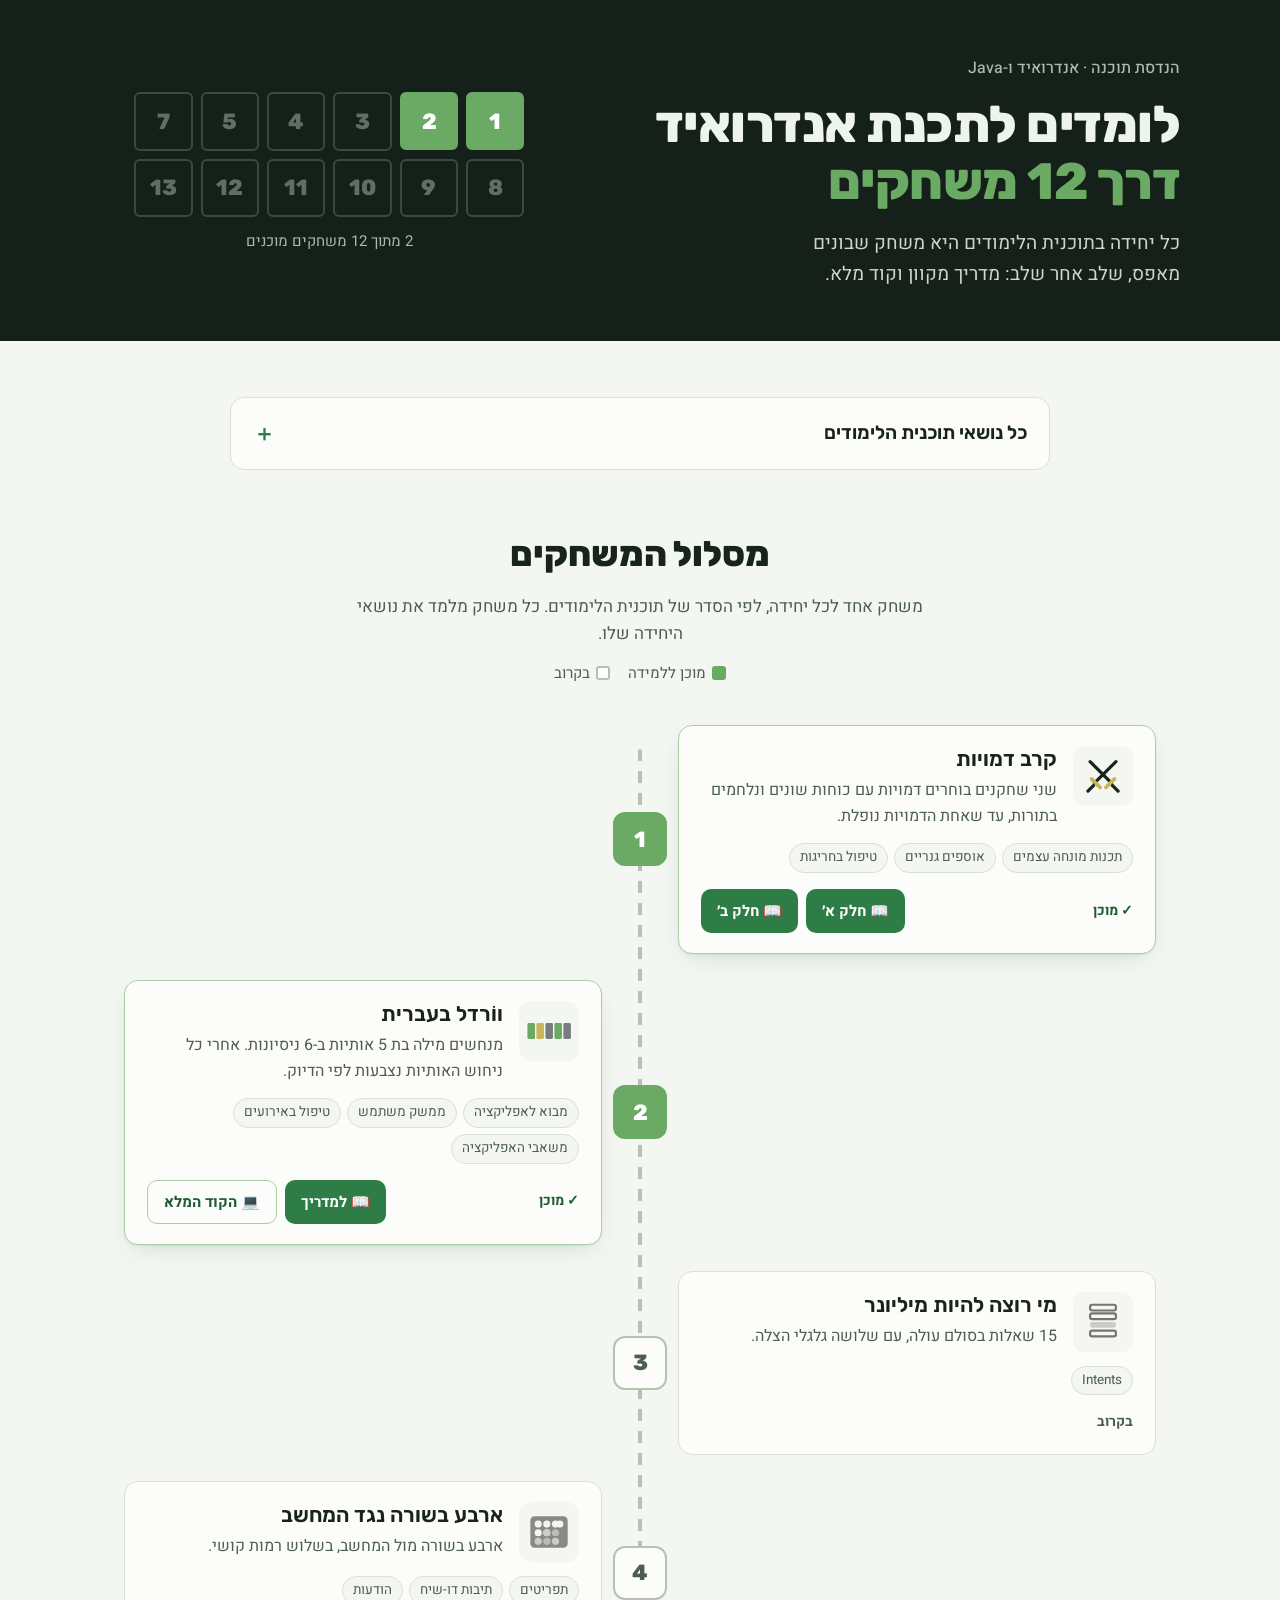
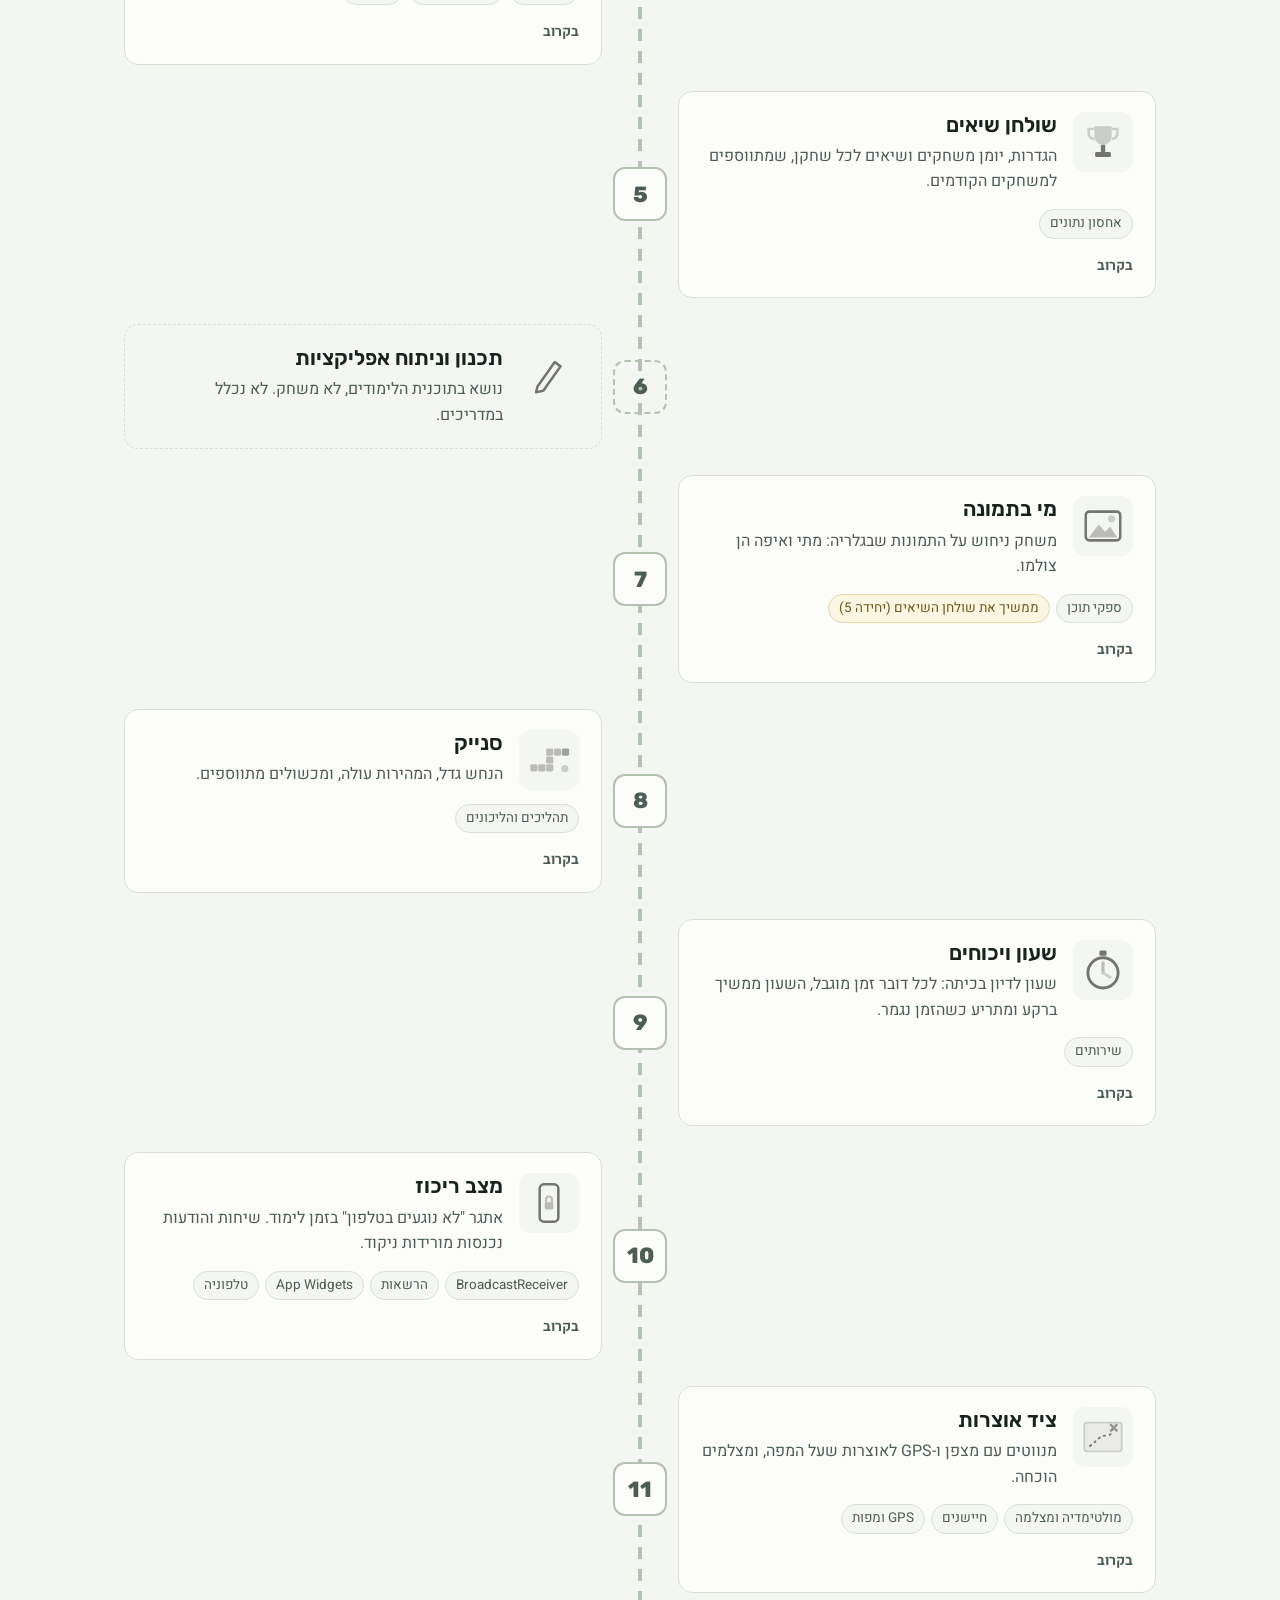
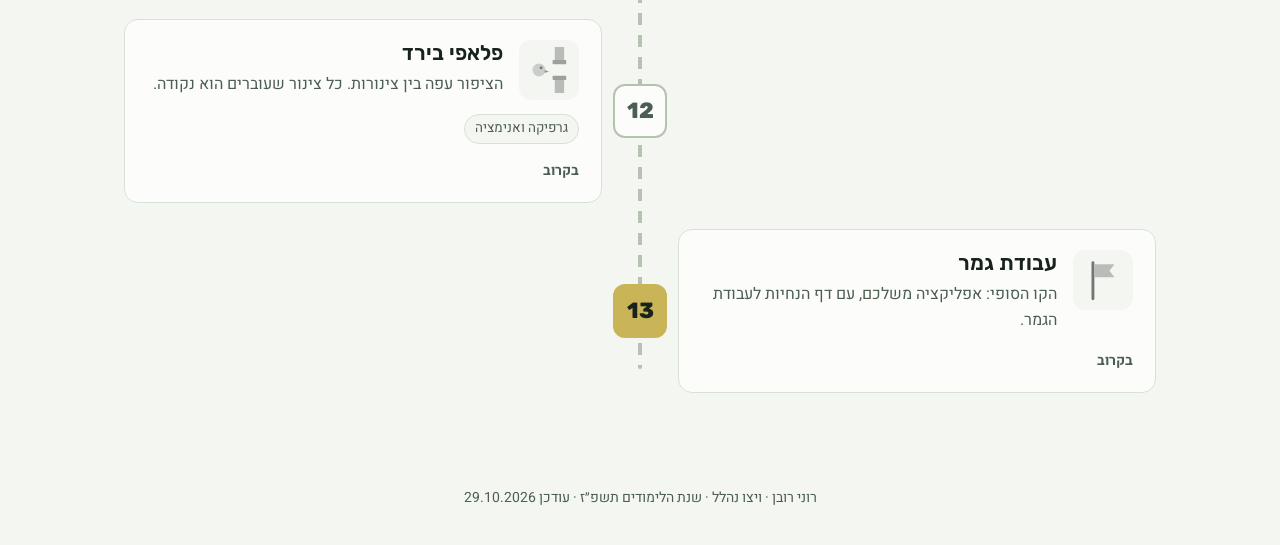
<file: index.html>
<!DOCTYPE html>
<html lang="he" dir="rtl">
<head>
<meta charset="UTF-8">
<meta name="viewport" content="width=device-width, initial-scale=1.0">
<title>הנדסת תוכנה דרך משחקים</title>
<meta name="description" content="לומדים לתכנת אנדרואיד ב-Java דרך משחקים: כל יחידה בתוכנית הלימודים היא משחק שבונים שלב אחר שלב.">
<link rel="preconnect" href="https://fonts.googleapis.com">
<link rel="preconnect" href="https://fonts.gstatic.com" crossorigin>
<link href="https://fonts.googleapis.com/css2?family=Heebo:wght@400;500;700&family=Rubik:wght@600;800&display=swap" rel="stylesheet">
<style>
  :root{
    --bg:#F3F6F1;
    --surface:#FCFDFB;
    --ink:#17231B;
    --muted:#4C5D51;
    --line:#D8E1D5;
    --line-strong:#B4C3B0;
    --accent:#2E7D46;
    --accent-ink:#1F5C33;
    --accent-soft:#E2F0E3;
    --hero:#15201A;
    --hero-ink:#EEF4EC;
    --hero-muted:#A9BBAE;
    --t-green:#6AAA64;
    --t-yellow:#C9B458;
    --t-gray:#787C7E;
    --radius:14px;
    --ease-out:cubic-bezier(0.23, 1, 0.32, 1);
  }
  *{box-sizing:border-box;}
  html{scroll-behavior:smooth;}
  body{margin:0;background:var(--bg);color:var(--ink);font-family:'Heebo',Arial,sans-serif;font-size:17px;line-height:1.6;}
  h1,h2,h3{font-family:'Rubik','Heebo',sans-serif;text-wrap:balance;margin:0;}
  a{color:var(--accent-ink);}
  :focus-visible{outline:3px solid var(--t-yellow);outline-offset:3px;border-radius:8px;}

  /* ---------- hero ---------- */
  .hero{background:var(--hero);color:var(--hero-ink);padding:56px 24px 52px;}
  .hero .wrap{max-width:1080px;margin:0 auto;display:grid;grid-template-columns:1.25fr 1fr;gap:48px;align-items:center;}
  .kicker{margin:0 0 14px;color:var(--hero-muted);font-weight:500;font-size:16px;}
  .hero h1{font-size:clamp(2rem, 4.2vw, 3.2rem);font-weight:800;line-height:1.12;letter-spacing:-0.01em;}
  .hero h1 em{font-style:normal;color:var(--t-green);}
  .lead{margin:18px 0 0;font-size:19px;color:var(--hero-ink);opacity:.86;max-width:34ch;}
  .board{display:grid;grid-template-columns:repeat(6, 1fr);gap:8px;max-width:390px;justify-self:center;width:100%;}
  .board span{aspect-ratio:1;display:grid;place-items:center;border:2px solid #3A4A40;border-radius:6px;
    font-family:'Rubik',sans-serif;font-weight:800;font-size:clamp(16px, 2.2vw, 22px);color:#5E7064;}
  .board span.done{background:var(--t-green);border-color:var(--t-green);color:#fff;animation:flip .32s var(--ease-out) both;}
  .board span.done:nth-child(2){animation-delay:.12s;}
  @keyframes flip{from{transform:rotateX(90deg);}to{transform:rotateX(0);}}
  .board-cap{grid-column:2;justify-self:center;margin:12px 0 0;color:var(--hero-muted);font-size:15px;}
  .board-wrap{display:flex;flex-direction:column;align-items:center;}

  /* ---------- path ---------- */
  main{max-width:1080px;margin:0 auto;padding:56px 24px 40px;}
  .section-head{text-align:center;margin-bottom:40px;}
  .section-head h2{font-size:clamp(1.6rem, 3vw, 2.2rem);font-weight:800;}
  .section-head p{margin:10px auto 0;color:var(--muted);max-width:60ch;}
  .legend{display:flex;gap:18px;justify-content:center;flex-wrap:wrap;margin-top:14px;font-size:15px;color:var(--muted);}
  .legend i{display:inline-block;width:14px;height:14px;border-radius:3px;vertical-align:-2px;margin-inline-end:6px;}

  .path{list-style:none;margin:0;padding:0;position:relative;}
  .path::before{content:"";position:absolute;top:24px;bottom:24px;inset-inline-start:50%;width:4px;transform:translateX(50%);
    background:repeating-linear-gradient(to bottom, var(--line-strong) 0 12px, transparent 12px 22px);border-radius:2px;}
  .level{display:grid;grid-template-columns:1fr 76px 1fr;align-items:center;margin-bottom:26px;position:relative;}
  .node{grid-column:2;grid-row:1;justify-self:center;width:54px;height:54px;border-radius:12px;display:grid;place-items:center;
    font-family:'Rubik',sans-serif;font-weight:800;font-size:22px;background:var(--surface);border:2px solid var(--line-strong);color:var(--muted);position:relative;z-index:1;}
  .card{grid-row:1;grid-column:1;background:var(--surface);border:1px solid var(--line);border-radius:var(--radius);padding:20px 22px;}
  .level:nth-child(even) .card{grid-column:3;}

  .level.done .node{background:var(--t-green);border-color:var(--t-green);color:#fff;}
  .level.done .card{border-color:#A9CFA6;box-shadow:0 1px 2px rgba(23,35,27,.06), 0 8px 24px -12px rgba(46,125,70,.35);}
  .level.final .node{background:var(--t-yellow);border-color:var(--t-yellow);color:var(--ink);}
  .level.skip .node{border-style:dashed;background:transparent;}
  .level.skip .card{background:transparent;border-style:dashed;}

  .card-head{display:flex;gap:16px;align-items:flex-start;}
  .art{flex:none;width:60px;height:60px;border-radius:12px;background:var(--bg);display:grid;place-items:center;}
  .art svg{width:46px;height:46px;}
  .level.planned .art svg,.level.final .art svg,.level.skip .art svg{filter:grayscale(1);opacity:.6;}
  .card h3{font-size:21px;font-weight:600;line-height:1.25;}
  .card .desc{margin:6px 0 0;color:var(--muted);font-size:16px;}
  .chips{list-style:none;margin:14px 0 0;padding:0;display:flex;flex-wrap:wrap;gap:6px;}
  .chips li{font-size:13.5px;padding:3px 10px;border-radius:999px;background:var(--bg);border:1px solid var(--line);color:var(--muted);}
  .chips li.link{background:#FBF6E2;border-color:#E6D7A0;color:#6B5A1A;}
  .foot{display:flex;align-items:center;justify-content:space-between;gap:12px;flex-wrap:wrap;margin-top:16px;}
  .status{font-size:14px;font-weight:700;color:var(--muted);}
  .level.done .status{color:var(--accent-ink);}
  .note{font-size:14px;color:var(--muted);}
  .actions{display:flex;gap:8px;flex-wrap:wrap;}
  .btn{display:inline-flex;align-items:center;gap:6px;min-height:44px;padding:0 16px;border-radius:10px;text-decoration:none;font-weight:700;font-size:15px;
    transition:transform .16s var(--ease-out), background-color .16s var(--ease-out);}
  .btn.primary{background:var(--accent);color:#fff;}
  .btn.primary:hover{background:var(--accent-ink);}
  .btn.ghost{color:var(--accent-ink);border:1.5px solid #A9CFA6;background:var(--surface);}
  .btn.ghost:hover{background:var(--accent-soft);}
  .btn:active{transform:scale(.97);}

  /* ---------- syllabus ---------- */
  .syllabus{margin:0 auto 56px;max-width:820px;background:var(--surface);border:1px solid var(--line);border-radius:var(--radius);}
  .syllabus summary{cursor:pointer;padding:18px 22px;font-family:'Rubik',sans-serif;font-weight:600;font-size:19px;list-style:none;display:flex;justify-content:space-between;align-items:center;}
  .syllabus summary::-webkit-details-marker{display:none;}
  .syllabus summary::after{content:"＋";color:var(--accent);font-size:22px;}
  .syllabus[open] summary::after{content:"－";}
  .syllabus ol{margin:0;padding:0 46px 22px 22px;columns:2;column-gap:36px;font-size:16px;}
  .syllabus li{break-inside:avoid;margin-bottom:6px;}

  footer{text-align:center;color:var(--muted);font-size:14px;padding:28px 20px 36px;}

  @media (max-width:820px){
    .hero{padding:40px 20px 40px;}
    .hero .wrap{grid-template-columns:1fr;gap:32px;}
    .board{max-width:320px;}
    .path::before{inset-inline-start:27px;}
    .level{grid-template-columns:56px 1fr;gap:14px;}
    .node{grid-column:1;}
    .card,.level:nth-child(even) .card{grid-column:2;}
    .syllabus ol{columns:1;}
  }
  @media (hover:hover) and (pointer:fine){
    .level.done .card{transition:transform .2s var(--ease-out), box-shadow .2s var(--ease-out);}
    .level.done .card:hover{transform:translateY(-2px);box-shadow:0 1px 2px rgba(23,35,27,.06), 0 14px 30px -14px rgba(46,125,70,.45);}
  }
  @media (prefers-reduced-motion:reduce){
    .board span.done{animation:none;}
    .level.done .card,.btn{transition:none;}
    html{scroll-behavior:auto;}
  }
</style>
</head>
<body>

<header class="hero">
  <div class="wrap">
    <div>
      <p class="kicker">הנדסת תוכנה · אנדרואיד ו-Java</p>
      <h1>לומדים לתכנת אנדרואיד <em>דרך 12 משחקים</em></h1>
      <p class="lead">כל יחידה בתוכנית הלימודים היא משחק שבונים מאפס, שלב אחר שלב: מדריך מקוון וקוד מלא.</p>
    </div>
    <div class="board-wrap">
      <div class="board" role="img" aria-label="2 מתוך 12 משחקים מוכנים">
        <span class="done">1</span><span class="done">2</span><span>3</span><span>4</span><span>5</span><span>7</span>
        <span>8</span><span>9</span><span>10</span><span>11</span><span>12</span><span>13</span>
      </div>
      <p class="board-cap">2 מתוך 12 משחקים מוכנים</p>
    </div>
  </div>
</header>

<main>
  <details class="syllabus">
    <summary>כל נושאי תוכנית הלימודים</summary>
    <ol>
      <li>סקירה: מה זה אנדרואיד, סביבת העבודה</li>
      <li>תכנות מונחה עצמים: הורשה, פולימורפיזם, מחלקות, עצמים, ממשקים</li>
      <li>אוספים גנריים והתאמתם לשפת המימוש</li>
      <li>טיפול בחריגות</li>
      <li>מבוא לאפליקציה: Activity, מבנה הפרויקט, קובץ ההגדרות, מעגל חיי הפעילות</li>
      <li>ממשק משתמש: רכיבים ותבניות XML מקוד, סידור בתבניות, שמירת מצב בשינוי תצורה</li>
      <li>טיפול באירועים: מאזינים ב-XML, פעילות מממשת, מחלקה פנימית, מאזין בשורה</li>
      <li>Intents: סוגי מסרים, מסנני מסרים, פעילות למטרת תוצאה</li>
      <li>תפריטים, תיבות דו-שיח, הודעות Status bar</li>
      <li>משאבי האפליקציה: מבנה תיקיית המשאבים, יצירה וארגון</li>
      <li>אחסון נתונים: SharedPreferences, אחסון פנימי וחיצוני, SQLite</li>
      <li>תכנון וניתוח אפליקציות: UML, תיאור מסכים, תרשימי זרימה, שרטוט ישויות</li>
      <li>ספקי תוכן: Content Providers, URI, שאילתות</li>
      <li>תהליכים והליכונים: Thread, Processes, Handler, AsyncTask</li>
      <li>שירותים: סוגי Service, מעגל חיים, IntentService, שירות חזית, תזמון</li>
      <li>BroadcastReceiver, שירותי מערכת, הרשאות ואבטחה, App Widgets</li>
      <li>טלפוניה: TelephonyManager, PhoneStateListener, SMS</li>
      <li>רכיבים מתקדמים: מולטימדיה, מצלמה, חיישנים, GPS, מפות</li>
      <li>גרפיקה ואנימציה: View, SurfaceView, AnimationDrawable</li>
      <li>הנחיה והגשת עבודת גמר</li>
    </ol>
  </details>

  <div class="section-head">
    <h2>מסלול המשחקים</h2>
    <p>משחק אחד לכל יחידה, לפי הסדר של תוכנית הלימודים. כל משחק מלמד את נושאי היחידה שלו.</p>
    <div class="legend"><span><i style="background:var(--t-green)"></i>מוכן ללמידה</span><span><i style="background:#fff;border:2px solid var(--line-strong)"></i>בקרוב</span></div>
  </div>

  <ol class="path">
    <li class="level done">
      <div class="node">1</div>
      <article class="card">
        <div class="card-head">
          <span class="art"><svg viewBox="0 0 64 64" aria-hidden="true"><g stroke="#17231B" stroke-width="4.5" stroke-linecap="round"><path d="M14 12 L44 42"/><path d="M50 12 L20 42"/><path d="M45 45 L53 53"/><path d="M19 45 L11 53"/></g><g stroke="#C9B458" stroke-width="5" stroke-linecap="round"><path d="M36 48 L48 36"/><path d="M16 36 L28 48"/></g></svg></span>
          <div><h3>קרב דמויות</h3><p class="desc">שני שחקנים בוחרים דמויות עם כוחות שונים ונלחמים בתורות, עד שאחת הדמויות נופלת.</p></div>
        </div>
        <ul class="chips"><li>תכנות מונחה עצמים</li><li>אוספים גנריים</li><li>טיפול בחריגות</li></ul>
        <div class="foot"><span class="status">✓ מוכן</span>
          <div class="actions"><a class="btn primary" href="https://claude.ai/artifact/8bjErv3RgVQBCDza4HL5ik" target="_blank" rel="noopener">📖 חלק א׳</a><a class="btn primary" href="https://claude.ai/artifact/S3eUH88HmXhiPdgquyZabm" target="_blank" rel="noopener">📖 חלק ב׳</a></div>
        </div>
      </article>
    </li>

    <li class="level done">
      <div class="node">2</div>
      <article class="card">
        <div class="card-head">
          <span class="art"><svg viewBox="0 0 64 64" aria-hidden="true"><rect x="2" y="21" width="10.5" height="22" rx="2" fill="#6AAA64"/><rect x="14.5" y="21" width="10.5" height="22" rx="2" fill="#C9B458"/><rect x="27" y="21" width="10.5" height="22" rx="2" fill="#787C7E"/><rect x="39.5" y="21" width="10.5" height="22" rx="2" fill="#6AAA64"/><rect x="52" y="21" width="10.5" height="22" rx="2" fill="#787C7E"/></svg></span>
          <div><h3>ווֹרדל בעברית</h3><p class="desc">מנחשים מילה בת 5 אותיות ב-6 ניסיונות. אחרי כל ניחוש האותיות נצבעות לפי הדיוק.</p></div>
        </div>
        <ul class="chips"><li>מבוא לאפליקציה</li><li>ממשק משתמש</li><li>טיפול באירועים</li><li>משאבי האפליקציה</li></ul>
        <div class="foot"><span class="status">✓ מוכן</span>
          <div class="actions"><a class="btn primary" href="unit-02-hebrew-wordle/index.html">📖 למדריך</a><a class="btn ghost" href="https://github.com/porteno12/se-android-lessons/tree/main/unit-02-hebrew-wordle/app" target="_blank" rel="noopener">💻 הקוד המלא</a></div>
        </div>
      </article>
    </li>

    <li class="level planned">
      <div class="node">3</div>
      <article class="card">
        <div class="card-head">
          <span class="art"><svg viewBox="0 0 64 64" aria-hidden="true"><g fill="none" stroke="#17231B" stroke-width="3"><rect x="14" y="44" width="36" height="8" rx="3"/><rect x="14" y="20" width="36" height="8" rx="3"/><rect x="14" y="8" width="36" height="8" rx="3"/></g><rect x="14" y="32" width="36" height="8" rx="3" fill="#C9B458"/></svg></span>
          <div><h3>מי רוצה להיות מיליונר</h3><p class="desc">15 שאלות בסולם עולה, עם שלושה גלגלי הצלה.</p></div>
        </div>
        <ul class="chips"><li>Intents</li></ul>
        <div class="foot"><span class="status">בקרוב</span></div>
      </article>
    </li>

    <li class="level planned">
      <div class="node">4</div>
      <article class="card">
        <div class="card-head">
          <span class="art"><svg viewBox="0 0 64 64" aria-hidden="true"><rect x="6" y="10" width="52" height="44" rx="6" fill="#2F4A3A"/><g fill="#F3F6F1"><circle cx="17" cy="21" r="5"/><circle cx="29" cy="21" r="5"/><circle cx="41" cy="21" r="5"/><circle cx="53" cy="21" r="5" opacity="0"/><circle cx="17" cy="33" r="5"/><circle cx="29" cy="33" r="5"/><circle cx="47" cy="21" r="5"/></g><g fill="#C9B458"><circle cx="17" cy="45" r="5"/><circle cx="29" cy="33" r="5"/><circle cx="41" cy="45" r="5"/></g><g fill="#6AAA64"><circle cx="29" cy="45" r="5"/><circle cx="41" cy="33" r="5"/><circle cx="47" cy="45" r="5" opacity="0"/></g></svg></span>
          <div><h3>ארבע בשורה נגד המחשב</h3><p class="desc">ארבע בשורה מול המחשב, בשלוש רמות קושי.</p></div>
        </div>
        <ul class="chips"><li>תפריטים</li><li>תיבות דו-שיח</li><li>הודעות</li></ul>
        <div class="foot"><span class="status">בקרוב</span></div>
      </article>
    </li>

    <li class="level planned">
      <div class="node">5</div>
      <article class="card">
        <div class="card-head">
          <span class="art"><svg viewBox="0 0 64 64" aria-hidden="true"><path d="M20 10 H44 V24 A12 12 0 0 1 20 24 Z" fill="#C9B458"/><path d="M20 14 H12 V20 A8 8 0 0 0 20 28 M44 14 H52 V20 A8 8 0 0 1 44 28" fill="none" stroke="#C9B458" stroke-width="3.5"/><rect x="29" y="36" width="6" height="10" fill="#17231B"/><rect x="21" y="46" width="22" height="7" rx="2" fill="#17231B"/></svg></span>
          <div><h3>שולחן שיאים</h3><p class="desc">הגדרות, יומן משחקים ושיאים לכל שחקן, שמתווספים למשחקים הקודמים.</p></div>
        </div>
        <ul class="chips"><li>אחסון נתונים</li></ul>
        <div class="foot"><span class="status">בקרוב</span></div>
      </article>
    </li>

    <li class="level skip">
      <div class="node">6</div>
      <article class="card">
        <div class="card-head">
          <span class="art"><svg viewBox="0 0 64 64" aria-hidden="true"><path d="M16 48 L40 14 L48 20 L24 54 L14 56 Z" fill="none" stroke="#17231B" stroke-width="3.5" stroke-linejoin="round"/></svg></span>
          <div><h3>תכנון וניתוח אפליקציות</h3><p class="desc">נושא בתוכנית הלימודים, לא משחק. לא נכלל במדריכים.</p></div>
        </div>
      </article>
    </li>

    <li class="level planned">
      <div class="node">7</div>
      <article class="card">
        <div class="card-head">
          <span class="art"><svg viewBox="0 0 64 64" aria-hidden="true"><rect x="8" y="12" width="48" height="40" rx="5" fill="none" stroke="#17231B" stroke-width="3.5"/><path d="M12 48 L26 30 L35 40 L42 33 L52 48 Z" fill="#6AAA64"/><circle cx="44" cy="22" r="5" fill="#C9B458"/></svg></span>
          <div><h3>מי בתמונה</h3><p class="desc">משחק ניחוש על התמונות שבגלריה: מתי ואיפה הן צולמו.</p></div>
        </div>
        <ul class="chips"><li>ספקי תוכן</li><li class="link">ממשיך את שולחן השיאים (יחידה 5)</li></ul>
        <div class="foot"><span class="status">בקרוב</span></div>
      </article>
    </li>

    <li class="level planned">
      <div class="node">8</div>
      <article class="card">
        <div class="card-head">
          <span class="art"><svg viewBox="0 0 64 64" aria-hidden="true"><g fill="#6AAA64"><rect x="6" y="38" width="10" height="10" rx="2"/><rect x="17" y="38" width="10" height="10" rx="2"/><rect x="28" y="38" width="10" height="10" rx="2"/><rect x="28" y="27" width="10" height="10" rx="2"/><rect x="28" y="16" width="10" height="10" rx="2"/><rect x="39" y="16" width="10" height="10" rx="2"/></g><rect x="50" y="16" width="10" height="10" rx="2" fill="#2E7D46"/><circle cx="54" cy="44" r="5" fill="#C9B458"/></svg></span>
          <div><h3>סנייק</h3><p class="desc">הנחש גדל, המהירות עולה, ומכשולים מתווספים.</p></div>
        </div>
        <ul class="chips"><li>תהליכים והליכונים</li></ul>
        <div class="foot"><span class="status">בקרוב</span></div>
      </article>
    </li>

    <li class="level planned">
      <div class="node">9</div>
      <article class="card">
        <div class="card-head">
          <span class="art"><svg viewBox="0 0 64 64" aria-hidden="true"><rect x="27" y="5" width="10" height="7" rx="2" fill="#17231B"/><circle cx="32" cy="36" r="21" fill="none" stroke="#17231B" stroke-width="4"/><path d="M32 36 L32 22" stroke="#6AAA64" stroke-width="4.5" stroke-linecap="round"/><path d="M32 36 L42 42" stroke="#C9B458" stroke-width="4" stroke-linecap="round"/></svg></span>
          <div><h3>שעון ויכוחים</h3><p class="desc">שעון לדיון בכיתה: לכל דובר זמן מוגבל, השעון ממשיך ברקע ומתריע כשהזמן נגמר.</p></div>
        </div>
        <ul class="chips"><li>שירותים</li></ul>
        <div class="foot"><span class="status">בקרוב</span></div>
      </article>
    </li>

    <li class="level planned">
      <div class="node">10</div>
      <article class="card">
        <div class="card-head">
          <span class="art"><svg viewBox="0 0 64 64" aria-hidden="true"><rect x="19" y="6" width="26" height="52" rx="6" fill="none" stroke="#17231B" stroke-width="3.5"/><path d="M28 32 V27 A4 4 0 0 1 36 27 V32" fill="none" stroke="#6AAA64" stroke-width="3"/><rect x="26" y="31" width="12" height="10" rx="2" fill="#6AAA64"/></svg></span>
          <div><h3>מצב ריכוז</h3><p class="desc">אתגר "לא נוגעים בטלפון" בזמן לימוד. שיחות והודעות נכנסות מורידות ניקוד.</p></div>
        </div>
        <ul class="chips"><li>BroadcastReceiver</li><li>הרשאות</li><li>App Widgets</li><li>טלפוניה</li></ul>
        <div class="foot"><span class="status">בקרוב</span></div>
      </article>
    </li>

    <li class="level planned">
      <div class="node">11</div>
      <article class="card">
        <div class="card-head">
          <span class="art"><svg viewBox="0 0 64 64" aria-hidden="true"><rect x="6" y="12" width="52" height="40" rx="4" fill="#F1E6BE" stroke="#C9B458" stroke-width="2.5"/><path d="M13 45 C22 40, 26 30, 36 30 S44 22, 46 20" fill="none" stroke="#17231B" stroke-width="2.5" stroke-dasharray="4 4"/><path d="M43 15 L51 23 M51 15 L43 23" stroke="#B3412E" stroke-width="3.5" stroke-linecap="round"/></svg></span>
          <div><h3>ציד אוצרות</h3><p class="desc">מנווטים עם מצפן ו-GPS לאוצרות שעל המפה, ומצלמים הוכחה.</p></div>
        </div>
        <ul class="chips"><li>מולטימדיה ומצלמה</li><li>חיישנים</li><li>GPS ומפות</li></ul>
        <div class="foot"><span class="status">בקרוב</span></div>
      </article>
    </li>

    <li class="level planned">
      <div class="node">12</div>
      <article class="card">
        <div class="card-head">
          <span class="art"><svg viewBox="0 0 64 64" aria-hidden="true"><rect x="40" y="0" width="13" height="22" fill="#6AAA64"/><rect x="37" y="18" width="19" height="6" rx="1" fill="#2E7D46"/><rect x="40" y="42" width="13" height="22" fill="#6AAA64"/><rect x="37" y="40" width="19" height="6" rx="1" fill="#2E7D46"/><circle cx="18" cy="32" r="9" fill="#C9B458"/><circle cx="21" cy="29" r="2" fill="#17231B"/><path d="M26 32 L32 34 L26 36 Z" fill="#B3412E"/></svg></span>
          <div><h3>פלאפי בירד</h3><p class="desc">הציפור עפה בין צינורות. כל צינור שעוברים הוא נקודה.</p></div>
        </div>
        <ul class="chips"><li>גרפיקה ואנימציה</li></ul>
        <div class="foot"><span class="status">בקרוב</span></div>
      </article>
    </li>

    <li class="level final">
      <div class="node">13</div>
      <article class="card">
        <div class="card-head">
          <span class="art"><svg viewBox="0 0 64 64" aria-hidden="true"><path d="M18 8 V58" stroke="#17231B" stroke-width="4" stroke-linecap="round"/><path d="M20 10 H48 L41 19 L48 28 H20 Z" fill="#6AAA64"/></svg></span>
          <div><h3>עבודת גמר</h3><p class="desc">הקו הסופי: אפליקציה משלכם, עם דף הנחיות לעבודת הגמר.</p></div>
        </div>
        <div class="foot"><span class="status">בקרוב</span></div>
      </article>
    </li>
  </ol>

</main>

<footer>רוני רובן · ויצו נהלל · שנת הלימודים תשפ״ז · עודכן 29.10.2026</footer>
</body>
</html>
</file>
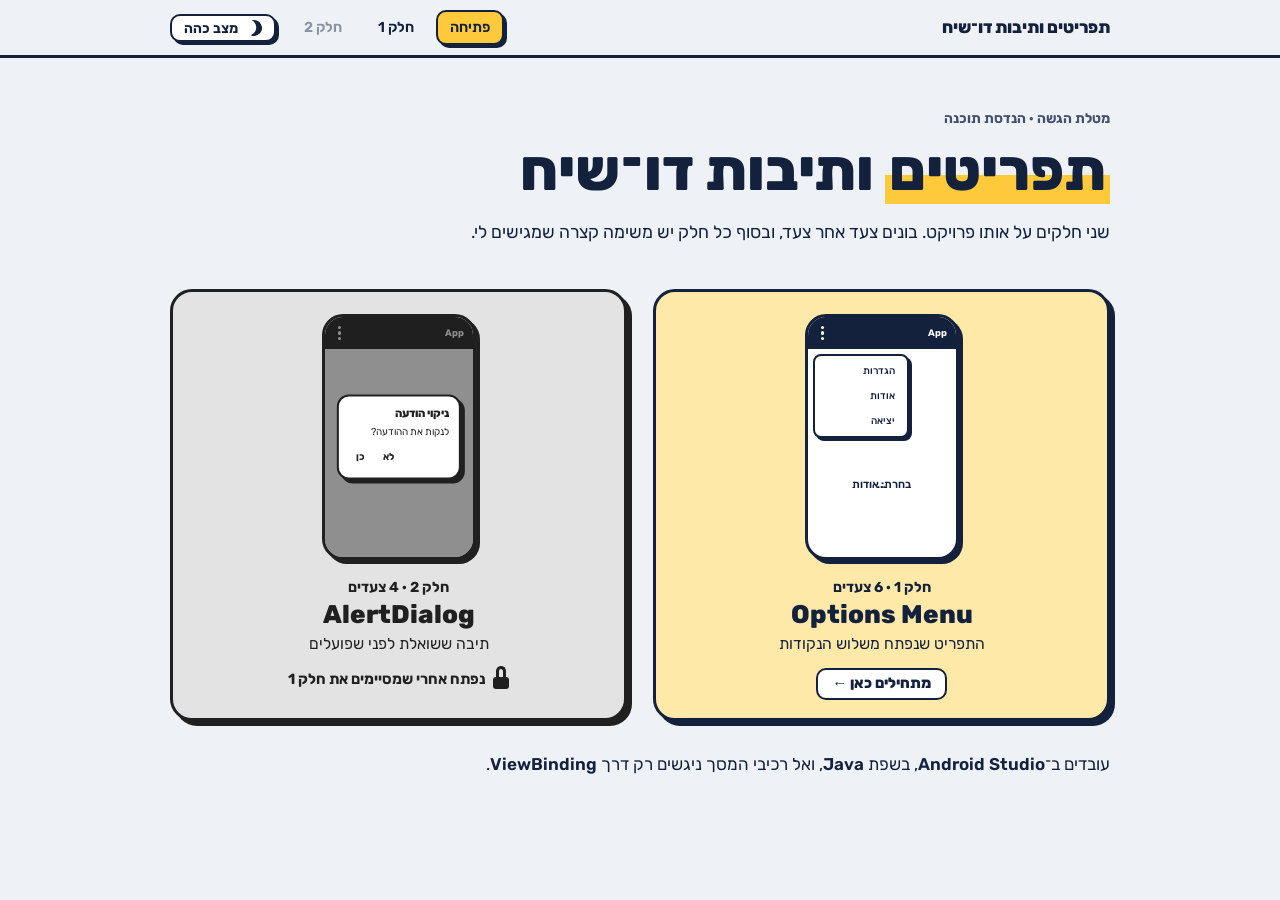
<file: menus-dialogs/index.html>
<!DOCTYPE html>
<html lang="he" dir="rtl">
<head>
  <meta charset="utf-8">
  <meta name="viewport" content="width=device-width, initial-scale=1">
  <title>תפריטים ותיבות דו־שיח | מטלת הגשה</title>
  <script>try{var t=localStorage.getItem("md-theme");if(t)document.documentElement.setAttribute("data-theme",t);}catch(e){}</script>
  <link rel="preconnect" href="https://fonts.googleapis.com">
  <link rel="preconnect" href="https://fonts.gstatic.com" crossorigin>
  <link href="https://fonts.googleapis.com/css2?family=JetBrains+Mono:wght@500;700&family=Rubik:wght@400;500;600;700;800&display=swap" rel="stylesheet">
  <link rel="stylesheet" href="style.css?v=9">
</head>
<body>

<header class="site-header">
  <div class="header-inner">
    <a class="site-title" href="index.html">תפריטים ותיבות דו־שיח</a>
    <nav class="tabs" aria-label="חלקי המטלה">
      <a class="current" href="index.html">פתיחה</a>
      <a href="part1.html">חלק 1</a>
      <a href="part2.html">חלק 2</a>
    </nav>
    <button class="theme-btn" type="button"><span class="ico" aria-hidden="true"></span><span class="txt">מצב כהה</span></button>
  </div>
</header>

<main>
  <div class="hero">
    <span class="kicker">מטלת הגשה · הנדסת תוכנה</span>
    <h1><span class="mark">תפריטים</span> ותיבות דו־שיח</h1>
    <p class="lead">שני חלקים על אותו פרויקט. בונים צעד אחר צעד, ובסוף כל חלק יש משימה קצרה שמגישים לי.</p>
  </div>

  <div class="parts">
    <a class="part" href="part1.html">
      <span class="phone small demo-menu" aria-hidden="true" style="display:block">
        <span class="p-toolbar"><span>App</span><span class="p-dots"><i></i><i></i><i></i></span></span>
        <span class="p-body" style="display:block">
          <span class="p-menu" style="display:block"><div>הגדרות</div><div class="pick">אודות</div><div>יציאה</div></span>
          <span class="p-status" style="display:block"><span class="s-before">...</span><span class="s-after">בחרת: אודות</span></span>
        </span>
      </span>
      <span class="n">חלק 1 · 6 צעדים <span class="done-tag">הושלם</span></span>
      <strong>Options Menu</strong>
      <span class="sub">התפריט שנפתח משלוש הנקודות</span>
      <span class="go">מתחילים כאן ←</span>
    </a>
    <a class="part two" href="part2.html">
      <span class="phone small demo-simple" aria-hidden="true" style="display:block">
        <span class="p-toolbar"><span>App</span><span class="p-dots"><i></i><i></i><i></i></span></span>
        <span class="p-scrim"></span>
        <span class="p-dialog" style="display:block">
          <span class="t" style="display:block">ניקוי הודעה</span>
          <span class="m" style="display:block">לנקות את ההודעה?</span>
          <span class="b"><span>לא</span><span>כן</span></span>
        </span>
      </span>
      <span class="n">חלק 2 · 4 צעדים <span class="done-tag">הושלם</span></span>
      <strong>AlertDialog</strong>
      <span class="sub">תיבה ששואלת לפני שפועלים</span>
      <span class="go">ממשיכים כאן ←</span>
      <span class="lock-note"><span class="lock-ico" aria-hidden="true"></span>נפתח אחרי שמסיימים את חלק 1</span>
    </a>
  </div>

  <p>עובדים ב־<span class="en">Android Studio</span>, בשפת <span class="en">Java</span>, ואל רכיבי המסך ניגשים רק דרך <span class="en">ViewBinding</span>.</p>

  <p class="reset-row"><button class="help-link" id="resetBtn" type="button" hidden>איפוס ההתקדמות במחשב הזה</button></p>
</main>

<script src="script.js?v=9"></script>
</body>
</html>
</file>
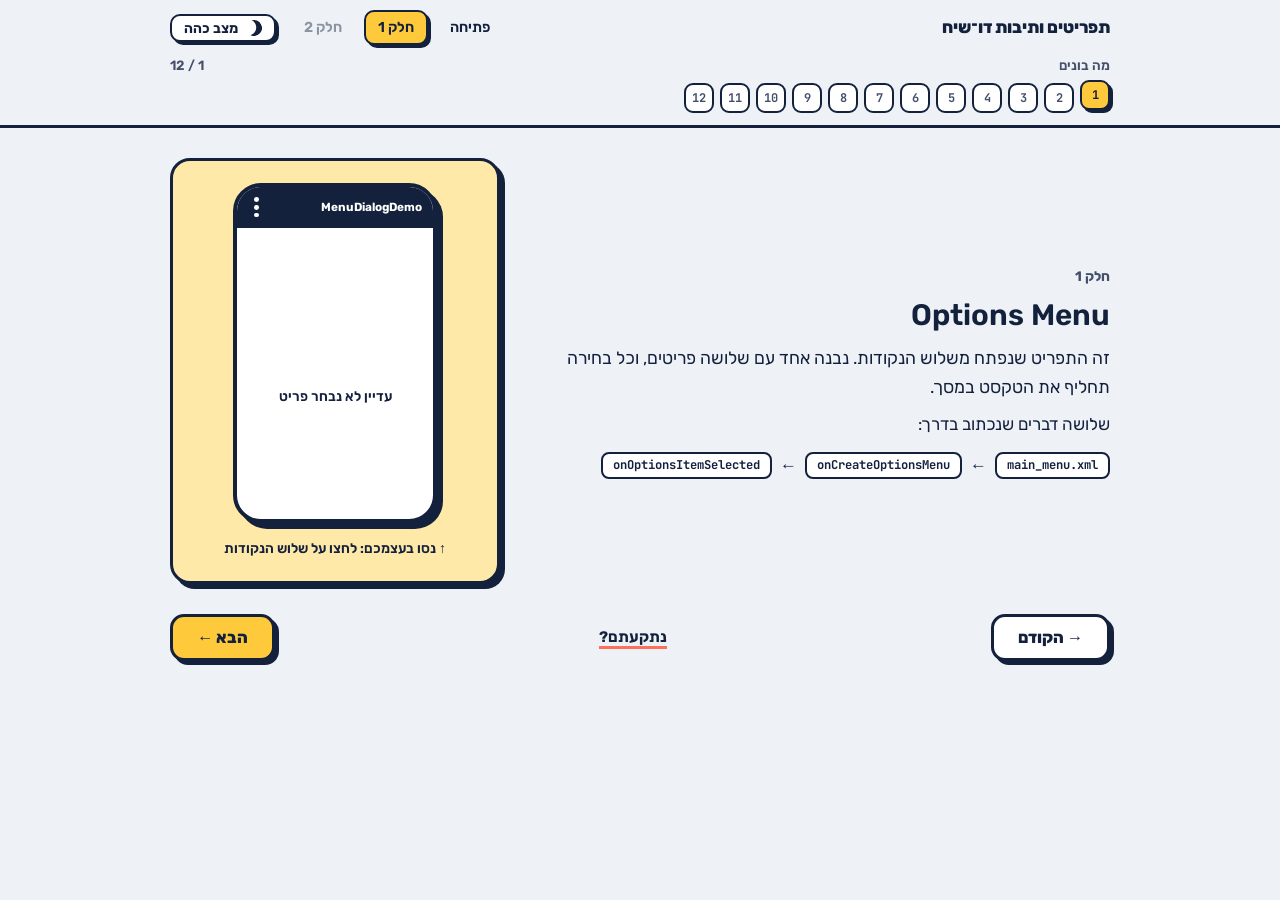
<file: menus-dialogs/part1.html>
<!DOCTYPE html>
<html lang="he" dir="rtl">
<head>
  <meta charset="utf-8">
  <meta name="viewport" content="width=device-width, initial-scale=1">
  <title>חלק 1 · Options Menu | תפריטים ותיבות דו־שיח</title>
  <script>try{var t=localStorage.getItem("md-theme");if(t)document.documentElement.setAttribute("data-theme",t);}catch(e){}</script>
  <link rel="preconnect" href="https://fonts.googleapis.com">
  <link rel="preconnect" href="https://fonts.gstatic.com" crossorigin>
  <link href="https://fonts.googleapis.com/css2?family=JetBrains+Mono:wght@500;700&family=Rubik:wght@400;500;600;700;800&display=swap" rel="stylesheet">
  <link rel="stylesheet" href="style.css?v=9">
</head>
<body class="p1" data-prev="index.html" data-next="part2.html" data-next-label="לחלק 2 ←">

<header class="site-header">
  <div class="header-inner">
    <a class="site-title" href="index.html">תפריטים ותיבות דו־שיח</a>
    <nav class="tabs" aria-label="חלקי המטלה">
      <a href="index.html">פתיחה</a>
      <a class="current" href="part1.html">חלק 1</a>
      <a href="part2.html">חלק 2</a>
    </nav>
    <button class="theme-btn" type="button"><span class="ico" aria-hidden="true"></span><span class="txt">מצב כהה</span></button>
  </div>
  <div class="progress-wrap">
    <div class="progress-label">
      <span class="progress-title"></span>
      <span class="progress-count"></span>
    </div>
    <div class="segs"></div>
  </div>
</header>

<main>

  <!-- 1 -->
  <section class="screen" data-title="מה בונים">
    <div class="split">
      <div class="say">
        <span class="kicker">חלק 1</span>
        <h2><span class="en">Options Menu</span></h2>
        <p class="lead">זה התפריט שנפתח משלוש הנקודות. נבנה אחד עם שלושה פריטים, וכל בחירה תחליף את הטקסט במסך.</p>
        <p>שלושה דברים שנכתוב בדרך:</p>
        <div class="flow">
          <span class="chip">main_menu.xml</span><span class="arrow">←</span>
          <span class="chip">onCreateOptionsMenu</span><span class="arrow">←</span>
          <span class="chip">onOptionsItemSelected</span>
        </div>
      </div>
      <div class="show">
        <div class="phone live" data-live="menu">
          <div class="p-toolbar"><span>MenuDialogDemo</span><button class="p-dots" type="button" aria-label="פתיחת התפריט"><i></i><i></i><i></i></button></div>
          <div class="p-body">
            <div class="p-menu"><button type="button">הגדרות</button><button type="button">אודות</button><button type="button">יציאה</button></div>
            <div class="p-status" aria-live="polite">עדיין לא נבחר פריט</div>
          </div>
        </div>
        <div class="cap hint">נסו בעצמכם: לחצו על שלוש הנקודות</div>
      </div>
    </div>
  </section>

  <!-- 2 -->
  <section class="screen" data-title="צעד 1 · ViewBinding">
    <div class="split">
      <div class="say">
        <span class="kicker"><b>1</b>צעד 1 מתוך 6</span>
        <h2>פרויקט חדש ו־<span class="en">ViewBinding</span></h2>
        <ol>
          <li>פתחו <span class="en">New Project → Empty Views Activity</span>. שפה: <span class="en">Java</span>. שם: <code>MenuDialogDemo</code>.</li>
          <li>פתחו את <code>build.gradle.kts (Module :app)</code>. בתוך הבלוק <code>android { }</code> שכבר קיים שם, הדביקו את הבלוק שלמטה.</li>
          <li>לחצו <span class="en">Sync Now</span>.</li>
        </ol>
      </div>
      <div class="show">
        <div class="bind" aria-hidden="true">
          <div class="fcard"><div class="fh">activity_main.xml</div><div class="fl">@+id/toolbar</div><div class="fl">@+id/tvStatus</div></div>
          <div class="v-arrow"><span class="chip">viewBinding = true</span></div>
          <div class="fcard gen"><div class="fh">ActivityMainBinding</div><div class="fl g1">binding.toolbar</div><div class="fl g2">binding.tvStatus</div></div>
        </div>
        <div class="cap">כל <span class="en">id</span> במסך הופך לשדה ב־<span class="en">binding</span>. בלי <span class="en">findViewById</span>.</div>
      </div>
    </div>

    <div class="code">
      <div class="code-head"><span>build.gradle.kts (Module :app)</span><button class="copy-btn" type="button">העתקה</button></div>
<pre><code>buildFeatures {
    viewBinding = true
}</code></pre>
    </div>

    <div class="where" aria-label="איפה מדביקים">
      <div class="where-title">איפה זה נכנס (לא להעתיק מכאן)</div>
<pre>android {
    namespace = "..."
    compileSdk = ...
    ...
<span class="slot">    buildFeatures {
        viewBinding = true
    }</span>
}</pre>
    </div>

    <dl class="terms">
      <div><dt><code>viewBinding = true</code></dt><dd>מבקש מ־<span class="en">Android Studio</span> ליצור לכל קובץ <span class="en">layout</span> מחלקה, עם שדה לכל <span class="en">id</span>.</dd></div>
      <div><dt><code>Sync Now</code></dt><dd>מעדכן את הפרויקט לפי הקובץ. בלי זה המחלקה לא נוצרת.</dd></div>
    </dl>
  </section>

  <!-- 3 -->
  <section class="screen" data-title="צעד 2 · Toolbar">
    <div class="split">
      <div class="say">
        <span class="kicker"><b>2</b>צעד 2 מתוך 6</span>
        <h2>מוסיפים <span class="en">Toolbar</span> וטקסט</h2>
        <p class="lead">שלוש הנקודות יושבות על ה־<span class="en">Toolbar</span>, אז מתחילים ממנו.</p>
        <p>החליפו את כל התוכן של <code>activity_main.xml</code>.</p>
      </div>
      <div class="show">
        <div class="phone demo-build" aria-hidden="true">
          <div class="p-toolbar"><span>MenuDialogDemo</span></div>
          <div class="p-body"><div class="p-status" style="margin-top:3em">עדיין לא נבחר פריט</div></div>
        </div>
      </div>
    </div>

    <div class="code">
      <div class="code-head"><span>res/layout/activity_main.xml</span><button class="copy-btn" type="button">העתקה</button></div>
<pre><code>&lt;?xml version="1.0" encoding="utf-8"?&gt;
&lt;LinearLayout
    xmlns:android="http://schemas.android.com/apk/res/android"
    android:id="@+id/main"
    android:layout_width="match_parent"
    android:layout_height="match_parent"
    android:orientation="vertical"&gt;

    &lt;com.google.android.material.appbar.MaterialToolbar
<span class="hl">        android:id="@+id/toolbar"</span>
        android:layout_width="match_parent"
        android:layout_height="?attr/actionBarSize" /&gt;

    &lt;TextView
<span class="hl">        android:id="@+id/tvStatus"</span>
        android:layout_width="match_parent"
        android:layout_height="wrap_content"
        android:layout_margin="24dp"
        android:gravity="center"
        android:text="עדיין לא נבחר פריט"
        android:textSize="20sp" /&gt;

&lt;/LinearLayout&gt;</code></pre>
    </div>

    <dl class="terms">
      <div><dt><code>MaterialToolbar</code></dt><dd>הסרגל העליון של המסך. עליו יופיעו שם האפליקציה ושלוש הנקודות.</dd></div>
      <div><dt><code>android:id</code></dt><dd>השם שדרכו ניגשים לרכיב בקוד. <code>@+id/toolbar</code> הופך ל־<code>binding.toolbar</code>.</dd></div>
    </dl>
  </section>

  <!-- 4 -->
  <section class="screen" data-title="צעד 3 · binding בקוד">
    <div class="split">
      <div class="say">
        <span class="kicker"><b>3</b>צעד 3 מתוך 6</span>
        <h2>מחברים את המסך לקוד</h2>
        <p class="lead">שלוש שורות מסומנות, שלושה שלבים. עקבו אחריהן באיור.</p>
        <p>החליפו את התוכן של <code>MainActivity.java</code>, ואת שורת ה־<code>package</code> שלכם השאירו במקום. הבלוק של <code>ViewCompat</code> שנוצר אוטומטית נמחק.</p>
      </div>
      <div class="show">
        <div class="pipe" aria-hidden="true">
          <span class="chip">1 · inflate</span>
          <span class="chip">2 · setContentView</span>
          <span class="chip">3 · setSupportActionBar</span>
        </div>
        <div class="phone small demo-pipe" aria-hidden="true">
          <div class="p-screen">
            <div class="p-toolbar"><span class="p-title">MenuDialogDemo</span></div>
            <div class="p-body"><div class="p-status" style="margin-top:3em">עדיין לא נבחר פריט</div></div>
          </div>
        </div>
      </div>
    </div>

    <div class="code">
      <div class="code-head"><span>MainActivity.java</span><button class="copy-btn" type="button">העתקה</button></div>
<pre><code>import android.os.Bundle;

import androidx.activity.EdgeToEdge;
import androidx.appcompat.app.AppCompatActivity;

public class MainActivity extends AppCompatActivity {

    private ActivityMainBinding binding;

    @Override
    protected void onCreate(Bundle savedInstanceState) {
        super.onCreate(savedInstanceState);
        EdgeToEdge.enable(this);

<span class="hl">        binding = ActivityMainBinding.inflate(getLayoutInflater());   // 1</span>
<span class="hl">        setContentView(binding.getRoot());                            // 2</span>
<span class="hl">        setSupportActionBar(binding.toolbar);                         // 3</span>
    }
}</code></pre>
    </div>
    <dl class="terms">
      <div><dt><code>inflate</code></dt><dd>הופך את קובץ ה־<span class="en">XML</span> לרכיבים אמיתיים על המסך, ומחזיר את האובייקט <code>binding</code>.</dd></div>
      <div><dt><code>getRoot()</code></dt><dd>הרכיב החיצוני ביותר במסך. אצלנו זה ה־<code>LinearLayout</code>.</dd></div>
      <div><dt><code>setSupportActionBar</code></dt><dd>קובע שה־<span class="en">Toolbar</span> שלנו הוא הסרגל העליון. בלי זה אין תפריט.</dd></div>
    </dl>
    <div class="warn-box">אחרי ההדבקה <code>ActivityMainBinding</code> יסומן באדום, כי ה־<span class="en">import</span> שלו תלוי בשם הפרויקט שלכם. עמדו על השם, לחצו <kbd>Alt+Enter</kbd> ובחרו <span class="en">Import class</span>.</div>
  </section>

  <!-- 5 -->
  <section class="screen" data-title="צעד 4 · קובץ התפריט">
    <div class="split">
      <div class="say">
        <span class="kicker"><b>4</b>צעד 4 מתוך 6</span>
        <h2>תיקייה וקובץ לתפריט</h2>
        <ol>
          <li>קודם יוצרים תיקייה: לחיצה ימנית על <code>res</code>, ואז <span class="en">New → Android Resource Directory</span>.</li>
          <li>בשדה <span class="en">Resource type</span> בוחרים <code>menu</code> ולוחצים <span class="en">OK</span>. נוצרה התיקייה <code>res/menu</code>.</li>
          <li>עכשיו הקובץ: לחיצה ימנית על התיקייה <code>menu</code>, ואז <span class="en">New → Menu Resource File</span>.</li>
          <li>בשדה <span class="en">File name</span> כותבים <code>main_menu</code> ולוחצים <span class="en">OK</span>.</li>
          <li>מדביקים בקובץ שנוצר את הקוד שלמטה.</li>
        </ol>
      </div>
      <div class="show">
        <div class="tree" aria-hidden="true"><div>res/</div><div>  layout/</div><div>    activity_main.xml</div><div class="n1">  menu/</div><div class="n2">    main_menu.xml</div></div>
        <div class="mini-menu" aria-hidden="true"><div>הגדרות</div><div>אודות</div><div>יציאה</div></div>
        <div class="cap">כל <span class="en">item</span> בקובץ הוא שורה אחת בתפריט</div>
      </div>
    </div>

    <div class="code">
      <div class="code-head"><span>res/menu/main_menu.xml</span><button class="copy-btn" type="button">העתקה</button></div>
<pre><code>&lt;?xml version="1.0" encoding="utf-8"?&gt;
&lt;menu
    xmlns:android="http://schemas.android.com/apk/res/android"&gt;

    &lt;item
        android:id="@+id/action_settings"
        android:title="הגדרות" /&gt;

    &lt;item
        android:id="@+id/action_about"
        android:title="אודות" /&gt;

    &lt;item
        android:id="@+id/action_exit"
        android:title="יציאה" /&gt;

&lt;/menu&gt;</code></pre>
    </div>

    <dl class="terms">
      <div><dt><code>android:title</code></dt><dd>הטקסט שהמשתמש רואה בתפריט.</dd></div>
      <div><dt><code>android:id</code></dt><dd>השם שלפיו נזהה בקוד על איזה פריט לחצו.</dd></div>
    </dl>
  </section>

  <!-- 6 -->
  <section class="screen" data-title="צעד 5 · מציגים">
    <div class="split">
      <div class="say">
        <span class="kicker"><b>5</b>צעד 5 מתוך 6</span>
        <h2>מציגים את התפריט</h2>
        <p class="lead">את הפעולה הזו המערכת מפעילה בעצמה כשהיא בונה את הסרגל. אנחנו רק טוענים לתוכה את הקובץ.</p>
        <p>הוסיפו ל־<code>MainActivity</code>, אחרי <code>onCreate</code>.</p>
      </div>
      <div class="show">
        <span class="chip inflate-chip" aria-hidden="true">inflate(R.menu.main_menu)</span>
        <div class="phone small demo-inflate" aria-hidden="true">
          <div class="p-toolbar"><span>MenuDialogDemo</span><span class="p-dots"><i></i><i></i><i></i></span></div>
          <div class="p-body">
            <div class="p-menu"><div>הגדרות</div><div>אודות</div><div>יציאה</div></div>
          </div>
        </div>
      </div>
    </div>

    <div class="code">
      <div class="code-head"><span>MainActivity.java</span><button class="copy-btn" type="button">העתקה</button></div>
<pre><code>@Override
public boolean onCreateOptionsMenu(Menu menu) {
    getMenuInflater().inflate(R.menu.main_menu, menu);
    return true;
}</code></pre>
    </div>
    <div class="code">
      <div class="code-head"><span>import</span><button class="copy-btn" type="button">העתקה</button></div>
<pre><code>import android.view.Menu;</code></pre>
    </div>

    <dl class="terms">
      <div><dt><code>getMenuInflater().inflate</code></dt><dd>אותו רעיון כמו בצעד 3: הופך את <code>main_menu.xml</code> לתפריט אמיתי.</dd></div>
      <div><dt><code>return true</code></dt><dd>אומר למערכת: יש תפריט, אפשר להציג אותו.</dd></div>
    </dl>
  </section>

  <!-- 7 -->
  <section class="screen" data-title="צעד 6 · מגיבים">
    <div class="split">
      <div class="say">
        <span class="kicker"><b>6</b>צעד 6 מתוך 6</span>
        <h2>מגיבים לבחירה</h2>
        <p class="lead">כל לחיצה על פריט מגיעה לכאן. בודקים לפי ה־<span class="en">id</span> איזה פריט נבחר, ומעדכנים את הטקסט דרך <code>binding</code>.</p>
      </div>
      <div class="show">
        <div class="phone small demo-menu" aria-hidden="true">
          <div class="p-toolbar"><span>MenuDialogDemo</span><span class="p-dots"><i></i><i></i><i></i></span></div>
          <div class="p-body">
            <div class="p-menu"><div>הגדרות</div><div class="pick">אודות</div><div>יציאה</div></div>
            <div class="p-status"><span class="s-before">...</span><span class="s-after">בחרת: אודות</span></div>
          </div>
        </div>
        <span class="chip id-chip" aria-hidden="true">R.id.action_about</span>
      </div>
    </div>

    <div class="code">
      <div class="code-head"><span>MainActivity.java</span><button class="copy-btn" type="button">העתקה</button></div>
<pre><code>@Override
public boolean onOptionsItemSelected(MenuItem item) {
    int id = item.getItemId();

    if (id == R.id.action_settings) {
        binding.tvStatus.setText("בחרת: הגדרות");
        return true;
    } else if (id == R.id.action_about) {
        binding.tvStatus.setText("בחרת: אודות");
        return true;
    } else if (id == R.id.action_exit) {
        binding.tvStatus.setText("בחרת: יציאה");
        return true;
    }

    return super.onOptionsItemSelected(item);
}</code></pre>
    </div>
    <div class="code">
      <div class="code-head"><span>import</span><button class="copy-btn" type="button">העתקה</button></div>
<pre><code>import android.view.MenuItem;</code></pre>
    </div>
    <dl class="terms">
      <div><dt><code>item.getItemId()</code></dt><dd>ה־<span class="en">id</span> של הפריט שנלחץ.</dd></div>
      <div><dt><code>return true</code></dt><dd>טיפלנו בלחיצה, אין צורך להמשיך.</dd></div>
      <div><dt><code>super.onOptionsItemSelected</code></dt><dd>פריט שלא זיהינו עובר לטיפול הרגיל של המערכת.</dd></div>
    </dl>
    <div class="tip">לקובץ תפריט לא נוצרת מחלקת <code>binding</code>, ולכן את הפריטים מזהים עם <code>R.id</code>. אל רכיבי המסך ממשיכים לגשת רק דרך <code>binding</code>.</div>
  </section>

  <!-- 8 -->
  <section class="screen" data-title="נקודת בדיקה">
    <div class="split">
      <div class="say">
        <span class="kicker ok"><b>✓</b>נקודת בדיקה</span>
        <h2>עובד אצלכם?</h2>
        <p class="lead">הריצו את האפליקציה וסמנו כל דבר שקורה:</p>
        <ul class="check live">
          <li><button type="button">יש שלוש נקודות על הסרגל העליון.</button></li>
          <li><button type="button">לחיצה עליהן פותחת שלושה פריטים.</button></li>
          <li><button type="button">בחירה בפריט מחליפה את הטקסט.</button></li>
        </ul>
        <span class="all-good" role="status">יפה מאוד, ממשיכים למשימה</span>
      </div>
      <div class="show">
        <div class="phone live" data-live="menu">
          <div class="p-toolbar"><span>MenuDialogDemo</span><button class="p-dots" type="button" aria-label="פתיחת התפריט"><i></i><i></i><i></i></button></div>
          <div class="p-body">
            <div class="p-menu"><button type="button" data-id="R.id.action_settings">הגדרות</button><button type="button" data-id="R.id.action_about">אודות</button><button type="button" data-id="R.id.action_exit">יציאה</button></div>
            <div class="p-status" aria-live="polite">עדיין לא נבחר פריט</div>
          </div>
        </div>
        <div class="cap">ככה זה אמור להתנהג</div>
      </div>
    </div>

    <div class="trace">
      <div class="trace-title">לחצו בטלפון המצויר וראו איזה קוד רץ</div>
      <div class="trace-row" data-k="open"><code>onCreateOptionsMenu</code><span>בנתה את התפריט מהקובץ, ועכשיו הוא נפתח.</span></div>
      <div class="trace-row" data-k="pick"><code>onOptionsItemSelected</code><span>קיבלה את הפריט: <code class="dyn" data-d="id">R.id...</code></span></div>
      <div class="trace-row" data-k="pick"><code>binding.tvStatus.setText</code><span>הציגה במסך: <code class="dyn" data-d="text">"..."</code></span></div>
    </div>
  </section>

  <!-- 9 -->
  <section class="screen mistakes" data-title="טעויות נפוצות">
    <span class="kicker warn"><b>?</b>נתקעתם</span>
    <h2>טעויות נפוצות</h2>
    <p class="lead">לחצו על מה שקורה אצלכם.</p>

    <details>
      <summary>אין שלוש נקודות</summary>
      <ul>
        <li>חסרה השורה <code>setSupportActionBar(binding.toolbar);</code></li>
        <li><code>onCreateOptionsMenu</code> לא מחזירה <code>true</code>.</li>
      </ul>
    </details>
    <details>
      <summary><code>ActivityMainBinding</code> אדום</summary>
      <p>בדקו ש־<code>viewBinding = true</code> נמצא בקובץ של ה־<span class="en">Module</span>, ולחצו <span class="en">Sync Now</span>.</p>
    </details>
    <details>
      <summary><code>binding.tvStatus</code> אדום</summary>
      <p>ה־<span class="en">id</span> ב־<span class="en">XML</span> חייב להיות בדיוק <code>@+id/tvStatus</code>.</p>
    </details>
    <details>
      <summary>ניסיתי <code>switch</code> וקיבלתי <span class="en">Constant expression required</span></summary>
      <p>ערכי <code>R.id</code> אינם קבועים, ולכן משתמשים ב־<code>if / else if</code>.</p>
    </details>
    <details>
      <summary>קריסה בפתיחה: <span class="en">This Activity already has an action bar</span></summary>
      <p>בקובץ <code>res/values/themes.xml</code>, וגם בזה שבתיקייה <code>values-night</code>, ה־<code>parent</code> צריך להסתיים ב־<code>NoActionBar</code>.</p>
    </details>
    <details>
      <summary>התפריט נפתח, אבל לחיצה לא עושה כלום</summary>
      <p>ה־<span class="en">id</span> שבתנאי חייב להיות זהה ל־<span class="en">id</span> שבקובץ התפריט.</p>
    </details>
  </section>

  <!-- 10 -->
  <section class="screen" data-title="משימת הגשה">
    <div class="split">
      <div class="say">
        <span class="kicker"><b>!</b>משימת הגשה · חלק 1</span>
        <h2>עכשיו אתם: פריט רביעי</h2>
        <ul class="check">
          <li><code>item</code> חדש ב־<code>main_menu.xml</code>, בשם שתבחרו.</li>
          <li>תנאי חדש ב־<code>onOptionsItemSelected</code>.</li>
          <li>הודעה משלכם ב־<code>tvStatus</code>, דרך <code>binding</code>.</li>
          <li>אין בקוד אף <code>findViewById</code>.</li>
        </ul>
        <div class="tip send">מעלים את הפרויקט ל־<span class="en">GitHub</span> ושולחים לי קישור. איך עושים את זה? במסך הבא.</div>
      </div>
      <div class="show">
        <div class="phone demo-add" aria-hidden="true">
          <div class="p-toolbar"><span>MenuDialogDemo</span><span class="p-dots"><i></i><i></i><i></i></span></div>
          <div class="p-body">
            <div class="p-menu"><div>הגדרות</div><div>אודות</div><div>יציאה</div><div class="new">הפריט שלכם</div></div>
          </div>
        </div>
      </div>
    </div>
    <details style="margin-top:22px">
      <summary>רוצים אתגר?</summary>
      <p>הוסיפו לפריט אחד <code>app:showAsAction="ifRoom"</code>, ולתגית <code>menu</code> את <code>xmlns:app="http://schemas.android.com/apk/res-auto"</code>. איפה הפריט מופיע עכשיו?</p>
    </details>
  </section>

  <!-- 11 -->
  <section class="screen" data-title="איך מגישים">
    <div class="split">
      <div class="say">
        <span class="kicker"><b>!</b>איך מגישים</span>
        <h2>מעלים את הפרויקט ל־<span class="en">GitHub</span></h2>
        <ol>
          <li>אין לכם חשבון? פותחים אחד באתר <span class="en">github.com</span>.</li>
          <li>ב־<span class="en">Android Studio</span> לוחצים פעמיים על <kbd>Shift</kbd>, מקלידים <code>Share Project on GitHub</code> ובוחרים בו.</li>
          <li>מתחברים לחשבון, משאירים את <span class="en">Private</span> לא מסומן, ולוחצים <span class="en">Share</span>.</li>
          <li>בחלון שנפתח לוחצים <span class="en">Add</span>.</li>
          <li>פותחים את הדף שנוצר ב־<span class="en">GitHub</span>, מעתיקים את הכתובת שלו ושולחים לי.</li>
        </ol>
      </div>
      <div class="show">
        <div class="bind" aria-hidden="true">
          <div class="fcard"><div class="fh">Android Studio</div><div class="fl">MenuDialogDemo/</div></div>
          <div class="v-arrow"><span class="chip">Share Project on GitHub</span></div>
          <div class="fcard gen"><div class="fh">github.com</div><div class="fl g1">user/MenuDialogDemo</div></div>
        </div>
        <div class="cap">את הכתובת של הדף הזה שולחים לי</div>
      </div>
    </div>

    <dl class="terms">
      <div><dt><code>repository</code></dt><dd>התיקייה של הפרויקט שלכם באתר <span class="en">GitHub</span>. דרכה אני רואה את הקוד.</dd></div>
      <div><dt><code>Private</code></dt><dd>פרויקט מסומן כך גלוי רק לכם, ואני לא אוכל לפתוח אותו.</dd></div>
    </dl>
    <div class="warn-box">מופיעה הודעה ש־<span class="en">Git</span> לא מותקן, או שלא מצאתם את הפקודה? קראו לי.</div>
  </section>

  <!-- 12 -->
  <section class="screen" data-title="סוגים נוספים">
    <div class="say">
      <span class="kicker">להכיר</span>
      <h2>עוד סוגי תפריטים</h2>
      <p class="lead">רק כדי שתדעו שהם קיימים.</p>
    </div>

    <div class="types">
      <div class="type">
        <div class="phone small demo-context" aria-hidden="true">
          <div class="p-toolbar"><span>מסך</span></div>
          <div class="p-body" style="padding:0.8em">
            <div class="press" style="margin-top:1.6em;padding:1.2em 0.4em;border:2px solid #14213d;border-radius:0.8em">טקסט כלשהו</div>
            <div class="p-menu"><div>עריכה</div><div>מחיקה</div></div>
          </div>
        </div>
        <h3>Context Menu</h3>
        <p>נפתח בלחיצה ארוכה על רכיב.</p>
      </div>
      <div class="type">
        <div class="phone small demo-popup" aria-hidden="true">
          <div class="p-toolbar"><span>מסך</span></div>
          <div class="p-body" style="padding:0.8em">
            <div style="margin-top:2em"><span class="p-btn">מיון</span></div>
            <div class="p-menu"><div>לפי שם</div><div>לפי תאריך</div></div>
          </div>
        </div>
        <h3>Popup Menu</h3>
        <p>נפתח צמוד לרכיב שלחצו עליו.</p>
      </div>
      <div class="type">
        <div class="phone small demo-action" aria-hidden="true">
          <div class="p-toolbar">
            <span>מסך</span>
            <span style="display:flex;align-items:center;gap:0.5em"><span class="p-icon"></span><span class="p-dots"><i></i><i></i><i></i></span></span>
          </div>
          <div class="p-body"></div>
        </div>
        <h3>Action item</h3>
        <p>פריט שמוצג כאייקון על הסרגל.</p>
      </div>
    </div>
  </section>

  <div class="pager">
    <button class="btn ghost" id="prevBtn" type="button">→ הקודם</button>
    <button class="help-link" id="helpBtn" type="button">נתקעתם?</button>
    <button class="btn" id="nextBtn" type="button">הבא ←</button>
  </div>
  <p class="pager-note" role="status">חלק 2 נפתח אחרי שעוברים על כל המסכים. המסכים שנשארו מסומנים למעלה.</p>

</main>

<script src="script.js?v=9"></script>
</body>
</html>
</file>
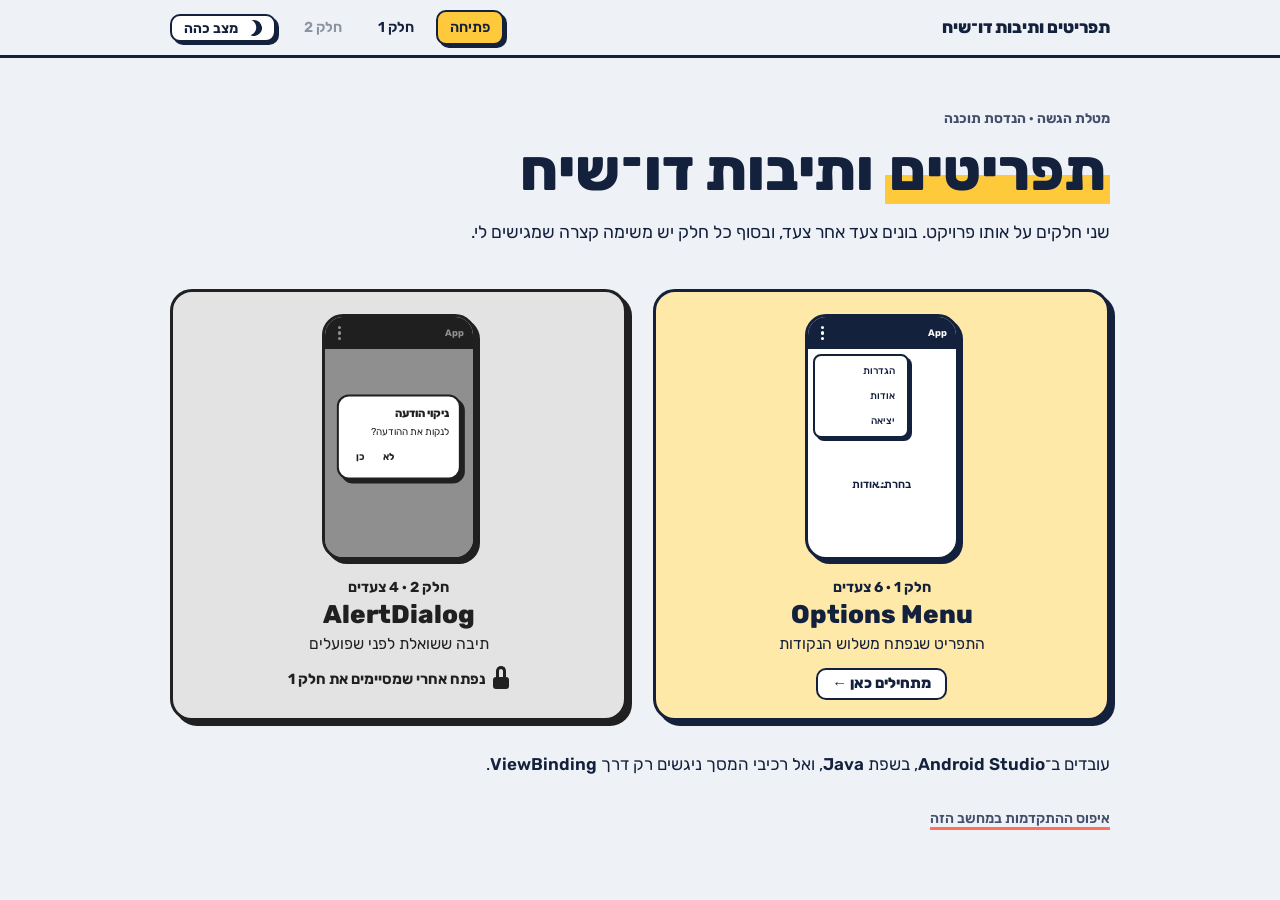
<file: menus-dialogs/part2.html>
<!DOCTYPE html>
<html lang="he" dir="rtl">
<head>
  <meta charset="utf-8">
  <meta name="viewport" content="width=device-width, initial-scale=1">
  <title>חלק 2 · AlertDialog | תפריטים ותיבות דו־שיח</title>
  <script>try{var t=localStorage.getItem("md-theme");if(t)document.documentElement.setAttribute("data-theme",t);}catch(e){}</script>
  <link rel="preconnect" href="https://fonts.googleapis.com">
  <link rel="preconnect" href="https://fonts.gstatic.com" crossorigin>
  <link href="https://fonts.googleapis.com/css2?family=JetBrains+Mono:wght@500;700&family=Rubik:wght@400;500;600;700;800&display=swap" rel="stylesheet">
  <link rel="stylesheet" href="style.css?v=9">
</head>
<body class="p2" data-prev="part1.html#last" data-next="index.html" data-next-label="חזרה לפתיחה">

<header class="site-header">
  <div class="header-inner">
    <a class="site-title" href="index.html">תפריטים ותיבות דו־שיח</a>
    <nav class="tabs" aria-label="חלקי המטלה">
      <a href="index.html">פתיחה</a>
      <a href="part1.html">חלק 1</a>
      <a class="current" href="part2.html">חלק 2</a>
    </nav>
    <button class="theme-btn" type="button"><span class="ico" aria-hidden="true"></span><span class="txt">מצב כהה</span></button>
  </div>
  <div class="progress-wrap">
    <div class="progress-label">
      <span class="progress-title"></span>
      <span class="progress-count"></span>
    </div>
    <div class="segs"></div>
  </div>
</header>

<main>

  <!-- 1 -->
  <section class="screen" data-title="מה בונים">
    <div class="split">
      <div class="say">
        <span class="kicker">חלק 2</span>
        <h2><span class="en">AlertDialog</span></h2>
        <p class="lead">תיבה קטנה שקופצת ושואלת לפני שעושים משהו. נוסיף לפרויקט מחלק 1 כפתור "נקה הודעה", והתיבה תבקש אישור לפני המחיקה.</p>
      </div>
      <div class="show">
        <div class="phone live" data-live="dialog">
          <div class="p-toolbar"><span>MenuDialogDemo</span><span class="p-dots"><i></i><i></i><i></i></span></div>
          <div class="p-body">
            <div class="p-status" style="margin-top:3em" aria-live="polite">בחרת: אודות</div>
            <div style="margin-top:1.8em"><button class="p-btn" type="button">נקה הודעה</button></div>
          </div>
          <div class="p-scrim"></div>
          <div class="p-dialog">
            <div class="t">ניקוי הודעה</div>
            <div class="m">לנקות את ההודעה שעל המסך?</div>
            <div class="b"><button type="button" data-a="no">לא</button><button type="button" data-a="yes">כן</button></div>
          </div>
        </div>
        <div class="cap hint">נסו בעצמכם: לחצו על הכפתור</div>
      </div>
    </div>
  </section>

  <!-- 2 -->
  <section class="screen" data-title="צעד 1 · כפתור">
    <div class="split">
      <div class="say">
        <span class="kicker"><b>1</b>צעד 1 מתוך 4</span>
        <h2>מוסיפים כפתור</h2>
        <p class="lead">הוסיפו ל־<code>activity_main.xml</code>, מתחת ל־<code>TextView</code>.</p>
      </div>
      <div class="show">
        <div class="phone small demo-pop" aria-hidden="true">
          <div class="p-toolbar"><span>MenuDialogDemo</span><span class="p-dots"><i></i><i></i><i></i></span></div>
          <div class="p-body">
            <div class="p-status" style="margin-top:3em">בחרת: אודות</div>
            <div style="margin-top:1.8em"><span class="p-btn">נקה הודעה</span></div>
          </div>
        </div>
      </div>
    </div>

    <div class="code">
      <div class="code-head"><span>res/layout/activity_main.xml</span><button class="copy-btn" type="button">העתקה</button></div>
<pre><code>    &lt;Button
<span class="hl">        android:id="@+id/btnClear"</span>
        android:layout_width="wrap_content"
        android:layout_height="wrap_content"
        android:layout_gravity="center_horizontal"
        android:text="נקה הודעה" /&gt;</code></pre>
    </div>
  </section>

  <!-- 3 -->
  <section class="screen" data-title="צעד 2 · לחיצה">
    <div class="split">
      <div class="say">
        <span class="kicker"><b>2</b>צעד 2 מתוך 4</span>
        <h2>מאזינים ללחיצה</h2>
        <p class="lead">לחיצה על הכפתור מפעילה פעולה שתציג את התיבה.</p>
        <ol>
          <li>את הבלוק הראשון שמים בסוף <code>onCreate</code>.</li>
          <li>את הפעולה הריקה שמים בתוך המחלקה, מחוץ ל־<code>onCreate</code>.</li>
        </ol>
      </div>
      <div class="show">
        <div class="phone small demo-tap" aria-hidden="true">
          <div class="p-toolbar"><span>MenuDialogDemo</span><span class="p-dots"><i></i><i></i><i></i></span></div>
          <div class="p-body">
            <div class="p-status" style="margin-top:3em">בחרת: אודות</div>
            <div style="margin-top:1.8em"><span class="p-btn">נקה הודעה</span></div>
          </div>
        </div>
        <span class="chip tap-chip" aria-hidden="true">showClearDialog()</span>
      </div>
    </div>

    <div class="code">
      <div class="code-head"><span>MainActivity.java · onCreate</span><button class="copy-btn" type="button">העתקה</button></div>
<pre><code>binding.btnClear.setOnClickListener(new View.OnClickListener() {
    @Override
    public void onClick(View v) {
        showClearDialog();
    }
});</code></pre>
    </div>
    <div class="code">
      <div class="code-head"><span>MainActivity.java</span><button class="copy-btn" type="button">העתקה</button></div>
<pre><code>private void showClearDialog() {

}</code></pre>
    </div>
    <div class="code">
      <div class="code-head"><span>import</span><button class="copy-btn" type="button">העתקה</button></div>
<pre><code>import android.view.View;</code></pre>
    </div>

    <dl class="terms">
      <div><dt><code>setOnClickListener</code></dt><dd>קובע מה קורה בכל לחיצה על הכפתור.</dd></div>
      <div><dt><code>View.OnClickListener</code></dt><dd>אובייקט עם פעולה אחת, <code>onClick</code>. היא רצה בכל לחיצה על הכפתור.</dd></div>
    </dl>
  </section>

  <!-- 4 -->
  <section class="screen" data-title="צעד 3 · התיבה">
    <div class="split">
      <div class="say">
        <span class="kicker"><b>3</b>צעד 3 מתוך 4</span>
        <h2>בונים את התיבה</h2>
        <p class="lead">בונים עם <code>AlertDialog.Builder</code>: קודם כותרת, אחר כך הודעה, ובסוף <code>show()</code>.</p>
        <p>מלאו את הפעולה והוסיפו את ה־<span class="en">import</span>.</p>
      </div>
      <div class="show">
        <div class="phone small demo-simple" aria-hidden="true">
          <div class="p-toolbar"><span>MenuDialogDemo</span><span class="p-dots"><i></i><i></i><i></i></span></div>
          <div class="p-scrim"></div>
          <div class="p-dialog">
            <div class="t"><span class="tag">1</span>ניקוי הודעה</div>
            <div class="m" style="margin-bottom:0"><span class="tag">2</span>לנקות את ההודעה שעל המסך?</div>
          </div>
        </div>
        <div class="results" aria-hidden="true">
          <span class="chip">1 · setTitle</span>
          <span class="chip">2 · setMessage</span>
        </div>
      </div>
    </div>

    <div class="code">
      <div class="code-head"><span>MainActivity.java</span><button class="copy-btn" type="button">העתקה</button></div>
<pre><code>private void showClearDialog() {
    new AlertDialog.Builder(this)
            .setTitle("ניקוי הודעה")
            .setMessage("לנקות את ההודעה שעל המסך?")
            .show();
}</code></pre>
    </div>
    <div class="code">
      <div class="code-head"><span>import</span><button class="copy-btn" type="button">העתקה</button></div>
<pre><code>import androidx.appcompat.app.AlertDialog;</code></pre>
    </div>
    <dl class="terms">
      <div><dt><code>Builder(this)</code></dt><dd>בונה את התיבה שלב אחרי שלב. <code>this</code> הוא המסך שמעליו היא תופיע.</dd></div>
      <div><dt><code>.show()</code></dt><dd>מסיים את הבנייה ומציג את התיבה.</dd></div>
    </dl>
    <div class="warn-box"><span class="en">Android Studio</span> יציע שני <code>AlertDialog</code>. בחרו בזה של <code>androidx.appcompat.app</code>.</div>
  </section>

  <!-- 5 -->
  <section class="screen" data-title="צעד 4 · כפתורים">
    <div class="split">
      <div class="say">
        <span class="kicker"><b>4</b>צעד 4 מתוך 4</span>
        <h2>מוסיפים כפתורי תשובה</h2>
        <p class="lead">לכל כפתור נותנים טקסט ומה לעשות כשלוחצים עליו. את התיבה לא צריך לסגור, היא נסגרת לבד.</p>
        <p>הוסיפו את השורות המסומנות.</p>
      </div>
      <div class="show">
        <div class="phone small demo-dialog" aria-hidden="true">
          <div class="p-toolbar"><span>MenuDialogDemo</span><span class="p-dots"><i></i><i></i><i></i></span></div>
          <div class="p-body">
            <div class="p-status" style="margin-top:3em"><span class="s-before">בחרת: אודות</span></div>
            <div style="margin-top:1.8em"><span class="p-btn">נקה הודעה</span></div>
          </div>
          <div class="p-scrim"></div>
          <div class="p-dialog">
            <div class="t">ניקוי הודעה</div>
            <div class="m">לנקות את ההודעה?</div>
            <div class="b"><span>לא</span><span class="yes">כן</span></div>
          </div>
        </div>
        <div class="results" aria-hidden="true">
          <span class="pill">כן ← הטקסט נמחק</span>
          <span class="pill">לא ← נשאר כמו שהיה</span>
        </div>
      </div>
    </div>

    <div class="code">
      <div class="code-head"><span>MainActivity.java</span><button class="copy-btn" type="button">העתקה</button></div>
<pre><code>private void showClearDialog() {
    new AlertDialog.Builder(this)
            .setTitle("ניקוי הודעה")
            .setMessage("לנקות את ההודעה שעל המסך?")
<span class="hl">            .setPositiveButton("כן", new DialogInterface.OnClickListener() {</span>
<span class="hl">                @Override</span>
<span class="hl">                public void onClick(DialogInterface dialog, int which) {</span>
<span class="hl">                    binding.tvStatus.setText("");</span>
<span class="hl">                }</span>
<span class="hl">            })</span>
<span class="hl">            .setNegativeButton("לא", null)</span>
            .show();
}</code></pre>
    </div>

    <div class="code">
      <div class="code-head"><span>import</span><button class="copy-btn" type="button">העתקה</button></div>
<pre><code>import android.content.DialogInterface;</code></pre>
    </div>

    <dl class="terms">
      <div><dt><code>setPositiveButton</code></dt><dd>הכפתור המאשר. מקבל טקסט, ומה לעשות כשלוחצים עליו.</dd></div>
      <div><dt><code>DialogInterface.OnClickListener</code></dt><dd>כמו בכפתור רגיל: ה־<code>onClick</code> שבתוכו רץ רק אם לחצו על הכפתור הזה.</dd></div>
      <div><dt><code>null</code></dt><dd>אין פעולה מיוחדת. התיבה פשוט נסגרת.</dd></div>
    </dl>
  </section>

  <!-- 6 -->
  <section class="screen" data-title="נקודת בדיקה">
    <div class="split">
      <div class="say">
        <span class="kicker ok"><b>✓</b>נקודת בדיקה</span>
        <h2>עובד אצלכם?</h2>
        <p class="lead">הריצו את האפליקציה וסמנו כל דבר שקורה:</p>
        <ul class="check live">
          <li><button type="button">"נקה הודעה" מקפיץ תיבה, והמסך מאחוריה מתכהה.</button></li>
          <li><button type="button">לחיצה על "לא" משאירה את הטקסט.</button></li>
          <li><button type="button">לחיצה על "כן" מוחקת את הטקסט.</button></li>
        </ul>
        <span class="all-good" role="status">יפה מאוד, ממשיכים למשימה</span>
      </div>
      <div class="show">
        <div class="phone live" data-live="dialog">
          <div class="p-toolbar"><span>MenuDialogDemo</span><span class="p-dots"><i></i><i></i><i></i></span></div>
          <div class="p-body">
            <div class="p-status" style="margin-top:3em" aria-live="polite">בחרת: אודות</div>
            <div style="margin-top:1.8em"><button class="p-btn" type="button">נקה הודעה</button></div>
          </div>
          <div class="p-scrim"></div>
          <div class="p-dialog">
            <div class="t">ניקוי הודעה</div>
            <div class="m">לנקות את ההודעה שעל המסך?</div>
            <div class="b"><button type="button" data-a="no">לא</button><button type="button" data-a="yes">כן</button></div>
          </div>
        </div>
        <div class="cap">ככה זה אמור להתנהג</div>
      </div>
    </div>

    <div class="trace">
      <div class="trace-title">לחצו בטלפון המצויר וראו איזה קוד רץ</div>
      <div class="trace-row" data-k="tap"><code>onClick</code><span>הכפתור נלחץ, והיא קראה ל־<code>showClearDialog()</code>.</span></div>
      <div class="trace-row" data-k="tap"><code>.show()</code><span>התיבה נבנתה והוצגה.</span></div>
      <div class="trace-row" data-k="yes"><code>setPositiveButton</code><span>ה־<code>onClick</code> שלו רץ, והטקסט נמחק.</span></div>
      <div class="trace-row" data-k="no"><code>setNegativeButton</code><span>קיבל <code>null</code>, ולכן התיבה רק נסגרה.</span></div>
    </div>
  </section>

  <!-- 7 -->
  <section class="screen mistakes" data-title="טעויות נפוצות">
    <span class="kicker warn"><b>?</b>נתקעתם</span>
    <h2>טעויות נפוצות</h2>
    <p class="lead">לחצו על מה שקורה אצלכם.</p>

    <details>
      <summary>לוחצים ושום דבר לא קופץ</summary>
      <p>השרשרת חייבת להסתיים ב־<code>.show()</code>.</p>
    </details>
    <details>
      <summary>התיבה נראית שונה משאר האפליקציה</summary>
      <p>ייבאתם את <code>android.app.AlertDialog</code>. החליפו ל־<code>androidx.appcompat.app.AlertDialog</code>.</p>
    </details>
    <details>
      <summary>שגיאה באמצע השרשרת</summary>
      <p>נקודה־פסיק מופיעה רק פעם אחת, בסוף, אחרי <code>.show()</code>.</p>
    </details>
    <details>
      <summary><code>binding.btnClear</code> אדום</summary>
      <p>ה־<span class="en">id</span> ב־<span class="en">XML</span> חייב להיות בדיוק <code>@+id/btnClear</code>.</p>
    </details>
    <details>
      <summary>לחיצה מחוץ לתיבה סוגרת אותה</summary>
      <p>ככה זה אמור לעבוד. אם רוצים למנוע את זה, מוסיפים <code>.setCancelable(false)</code> לפני <code>.show()</code>.</p>
    </details>
  </section>

  <!-- 8 -->
  <section class="screen" data-title="משימת הגשה">
    <div class="split">
      <div class="say">
        <span class="kicker"><b>!</b>משימת הגשה · חלק 2</span>
        <h2>עכשיו אתם: תיבת אישור ליציאה</h2>
        <p>בחלק 1 הפריט "יציאה" רק החליף טקסט. עכשיו בחירה בו תציג תיבה "לצאת מהאפליקציה?", ורק לחיצה על "כן" תסגור את המסך.</p>
        <ul class="check">
          <li>פעולה חדשה בשם <code>showExitDialog</code>.</li>
          <li>תיבה עם כותרת, הודעה ושני כפתורים, בניסוח שלכם.</li>
          <li>הכפתור החיובי קורא ל־<code>finish()</code>, שסוגר את המסך הנוכחי.</li>
          <li>קוראים לפעולה מהתנאי של <code>action_exit</code>.</li>
        </ul>
        <div class="tip send">מעדכנים את הפרויקט ב־<span class="en">GitHub</span> ושולחים לי את הקישור.</div>
        <details style="margin-top:16px">
          <summary>איך מעדכנים?</summary>
          <ol>
            <li>ב־<span class="en">Android Studio</span>: תפריט <span class="en">Git → Commit</span>.</li>
            <li>כותבים תיאור קצר של מה שהוספתם.</li>
            <li>לוחצים <span class="en">Commit and Push</span>, ואז <span class="en">Push</span>.</li>
          </ol>
        </details>
      </div>
      <div class="show">
        <div class="phone demo-exit" aria-hidden="true">
          <div class="p-toolbar"><span>MenuDialogDemo</span><span class="p-dots"><i></i><i></i><i></i></span></div>
          <div class="p-body">
            <div class="p-menu"><div>הגדרות</div><div>אודות</div><div class="pick">יציאה</div></div>
          </div>
          <div class="p-scrim"></div>
          <div class="p-dialog">
            <div class="t">יציאה</div>
            <div class="m">לצאת מהאפליקציה?</div>
            <div class="b"><span>לא</span><span class="yes">כן</span></div>
          </div>
          <div class="p-off">האפליקציה נסגרה</div>
        </div>
      </div>
    </div>
  </section>

  <!-- 9 -->
  <section class="screen" data-title="סוגים נוספים">
    <div class="say">
      <span class="kicker">להכיר</span>
      <h2>עוד סוגי תיבות דו־שיח</h2>
      <p class="lead">רק כדי שתדעו שהם קיימים.</p>
    </div>

    <div class="types">
      <div class="type">
        <div class="phone small demo-simple" aria-hidden="true">
          <div class="p-toolbar"><span>מסך</span></div>
          <div class="p-scrim"></div>
          <div class="p-dialog">
            <div class="t">בחרו צבע</div>
            <div style="padding:0.3em 0.5em">אדום</div>
            <div class="pick" style="padding:0.3em 0.5em">ירוק</div>
            <div style="padding:0.3em 0.5em">כחול</div>
          </div>
        </div>
        <h3>List dialog</h3>
        <p>רשימה לבחירה, עם <code>setItems</code>.</p>
      </div>
      <div class="type">
        <div class="phone small demo-simple" aria-hidden="true">
          <div class="p-toolbar"><span>מסך</span></div>
          <div class="p-scrim"></div>
          <div class="p-dialog">
            <div class="t">מה השם שלך?</div>
            <div class="p-input"></div>
            <div class="b"><span>ביטול</span><span>אישור</span></div>
          </div>
        </div>
        <h3>Custom dialog</h3>
        <p>תיבה עם <span class="en">layout</span> משלכם.</p>
      </div>
      <div class="type">
        <div class="phone small demo-simple" aria-hidden="true">
          <div class="p-toolbar"><span>מסך</span></div>
          <div class="p-scrim"></div>
          <div class="p-dialog">
            <div class="p-cal">
              <i></i><i></i><i></i><i></i><i></i><i></i><i></i>
              <i></i><i></i><i class="sel"></i><i></i><i></i><i></i><i></i>
              <i></i><i></i><i></i><i></i><i></i><i></i><i></i>
            </div>
            <div class="b"><span>ביטול</span><span>אישור</span></div>
          </div>
        </div>
        <h3>DatePickerDialog</h3>
        <p>תיבה מוכנה לבחירת תאריך.</p>
      </div>
    </div>
  </section>

  <!-- 10 -->
  <section class="screen finish" data-title="סיום">
    <div class="split">
      <div class="say">
        <span class="kicker ok"><b>✓</b>סיום</span>
        <h2>זהו, סיימתם את המטלה</h2>
        <p class="lead">לפני שסוגרים, ודאו ששתי המשימות הועלו ל־<span class="en">GitHub</span>:</p>
        <ul class="check">
          <li>חלק 1: פריט רביעי בתפריט.</li>
          <li>חלק 2: תיבת אישור ליציאה.</li>
        </ul>
        <div class="tip send">קישור אחד לפרויקט ב־<span class="en">GitHub</span> מספיק לשני החלקים. שלחו לי אותו.</div>
      </div>
      <div class="show">
        <div class="big-check" aria-hidden="true"></div>
        <div class="results" aria-hidden="true">
          <span class="chip">Options Menu</span>
          <span class="chip">AlertDialog</span>
        </div>
      </div>
    </div>
  </section>

  <div class="pager">
    <button class="btn ghost" id="prevBtn" type="button">→ הקודם</button>
    <button class="help-link" id="helpBtn" type="button">נתקעתם?</button>
    <button class="btn" id="nextBtn" type="button">הבא ←</button>
  </div>

</main>

<script src="script.js?v=9"></script>
</body>
</html>
</file>
<file: menus-dialogs/style.css>
/* Bold, friendly, hand-built look: flat colour, ink outlines, hard shadows.
   Page chrome follows the theme; illustrations keep fixed colours. */
:root {
  --bg: #eef2f7;
  --surface: #ffffff;
  --ink: #14213d;
  --ink-2: #44506b;
  --edge: #14213d;
  --code-inline: #dde5f0;
  --code-bg: #14213d;
  --code-ink: #eef2f7;

  --yellow: #ffc93c;
  --yellow-soft: #ffe9a8;
  --mint: #2ec4a0;
  --mint-soft: #bdeee0;
  --coral: #ff6f59;
  --coral-soft: #ffd5cd;
  --on-color: #14213d;
  --i-ink: #14213d;
  --i-paper: #ffffff;

  --stage: var(--yellow-soft);
  --shadow: 5px 5px 0 var(--edge);
  --ease: cubic-bezier(0.23, 1, 0.32, 1);
  --sans: "Rubik", "Heebo", "Assistant", "Segoe UI", Arial, sans-serif;
  --mono: "JetBrains Mono", "Cascadia Code", Consolas, "Courier New", monospace;
}
[data-theme="dark"] {
  --bg: #141a30;
  --surface: #222b4c;
  --ink: #f1f4fb;
  --ink-2: #bcc5dc;
  --edge: #060914;
  --code-inline: #323d68;
  --code-bg: #0b1022;
}
body.p2 { --stage: var(--mint-soft); }

* { box-sizing: border-box; }

body {
  margin: 0;
  background: var(--bg);
  color: var(--ink);
  font-family: var(--sans);
  font-size: 17px;
  line-height: 1.6;
  transition: background 0.25s, color 0.25s;
}

.en, code, kbd { direction: ltr; unicode-bidi: isolate; }
.en { font-weight: 600; }
code, kbd {
  font-family: var(--mono);
  font-size: 0.86em;
  background: var(--code-inline);
  color: var(--ink);
  padding: 1px 6px;
  border-radius: 6px;
  white-space: nowrap;
}
a { color: var(--ink); text-underline-offset: 3px; }
:focus-visible { outline: 3px solid var(--coral); outline-offset: 2px; }
button { font-family: inherit; }

/* ---------- header ---------- */
.site-header {
  background: var(--bg);
  border-bottom: 3px solid var(--edge);
  position: sticky;
  top: 0;
  z-index: 20;
  transition: background 0.25s;
}
.header-inner {
  max-width: 980px;
  margin: 0 auto;
  padding: 10px 20px;
  display: flex;
  align-items: center;
  gap: 10px 14px;
  flex-wrap: wrap;
}
.site-title { font-weight: 800; text-decoration: none; margin-inline-end: auto; }
.tabs { display: flex; gap: 8px; flex-wrap: wrap; }
.tabs a {
  text-decoration: none;
  font-size: 0.9rem;
  font-weight: 600;
  padding: 4px 12px;
  border: 2px solid transparent;
  border-radius: 10px;
  transition: transform 0.15s var(--ease);
}
.tabs a:hover { border-color: var(--edge); transform: translateY(-2px); }
.tabs a.current { background: var(--yellow); color: var(--on-color); border-color: var(--edge); box-shadow: 3px 3px 0 var(--edge); }

.theme-btn {
  display: inline-flex;
  align-items: center;
  gap: 8px;
  border: 2px solid var(--edge);
  border-radius: 10px;
  background: var(--surface);
  color: var(--ink);
  font-size: 0.86rem;
  font-weight: 700;
  padding: 4px 12px;
  cursor: pointer;
  box-shadow: 3px 3px 0 var(--edge);
  transition: transform 0.15s var(--ease), box-shadow 0.15s var(--ease);
}
.theme-btn:hover { transform: translate(-1px, -1px); box-shadow: 4px 4px 0 var(--edge); }
.theme-btn:active { transform: translate(2px, 2px); box-shadow: 1px 1px 0 var(--edge); }
.theme-btn .ico {
  width: 16px; height: 16px; border-radius: 50%;
  background: transparent;
  box-shadow: inset -5px -3px 0 var(--ink);
  transform: rotate(-25deg);
  transition: transform 0.3s var(--ease);
}
[data-theme="dark"] .theme-btn .ico {
  background: var(--yellow);
  box-shadow: 0 0 0 3px rgba(255, 201, 60, 0.35);
  transform: none;
}

/* ---------- locked part ---------- */
.lock-note { display: none; margin-top: 12px; font-weight: 700; font-size: 0.92rem; align-items: center; justify-content: center; gap: 8px; }
.lock-ico { position: relative; width: 16px; height: 12px; background: var(--i-ink); border-radius: 3px; margin-top: 6px; }
.lock-ico::before {
  content: ""; position: absolute; left: 3px; right: 3px; bottom: 100%; height: 8px;
  border: 3px solid var(--i-ink); border-bottom: 0; border-radius: 6px 6px 0 0;
}
.part.locked { cursor: not-allowed; filter: grayscale(1); opacity: 0.6; }
.part.locked:hover { transform: none; box-shadow: var(--shadow); }
.part.locked .go { display: none; }
.part.locked .lock-note { display: inline-flex; }
.part.locked.shake { animation: shake 0.4s var(--ease); }
@keyframes shake { 0%, 100% { transform: none; } 25% { transform: translateX(6px); } 75% { transform: translateX(-6px); } }
.tabs a.locked { opacity: 0.45; cursor: not-allowed; }
.tabs a.locked:hover { border-color: transparent; transform: none; }
.segs button.todo { animation: todo 0.5s var(--ease) 2; background: var(--coral); color: var(--on-color); }
@keyframes todo { 50% { transform: translateY(-5px); } }
.pager-note { display: none; text-align: center; font-weight: 700; margin: 14px 0 0; max-width: none; }
.pager-note.show-it { display: block; animation: pop-in 0.3s var(--ease) both; }

.progress-wrap { max-width: 980px; margin: 0 auto; padding: 0 20px 12px; }
.progress-label {
  display: flex;
  justify-content: space-between;
  font-size: 0.84rem;
  color: var(--ink-2);
  margin-bottom: 6px;
  font-weight: 600;
}
.segs { display: flex; gap: 6px; flex-wrap: wrap; counter-reset: seg; }
.segs button {
  counter-increment: seg;
  width: 30px; height: 30px;
  border: 2px solid var(--edge);
  border-radius: 9px;
  background: var(--surface);
  color: var(--ink-2);
  font-family: var(--mono);
  font-size: 0.75rem;
  font-weight: 700;
  padding: 0;
  cursor: pointer;
  transition: transform 0.2s var(--ease), background 0.2s;
}
.segs button::before { content: counter(seg); }
.segs button:hover { transform: translateY(-2px); }
.segs button.done { background: var(--mint); color: var(--on-color); }
.segs button.active { background: var(--yellow); color: var(--on-color); transform: translateY(-3px); box-shadow: 3px 3px 0 var(--edge); }

/* ---------- layout ---------- */
main { max-width: 980px; margin: 0 auto; padding: 30px 20px 48px; }

.js .screen { display: none; }
.js .screen.active { display: block; }
.screen { margin-bottom: 30px; }

.split {
  display: grid;
  grid-template-columns: minmax(0, 1fr) 330px;
  gap: 30px;
  align-items: center;
}
.show {
  background: var(--stage);
  border: 3px solid var(--edge);
  border-radius: 20px;
  box-shadow: var(--shadow);
  padding: 22px 14px;
  display: flex;
  flex-direction: column;
  align-items: center;
  justify-content: center;
  gap: 14px;
  min-height: 330px;
  color: var(--i-ink);
}
.show .cap { font-size: 0.86rem; font-weight: 600; text-align: center; }
.show .cap code, .show .cap .en { background: none; padding: 0; color: inherit; }

/* entrance */
.js .screen.active .say > * { animation: rise 0.45s var(--ease) both; }
.js .screen.active .say > *:nth-child(2) { animation-delay: 0.05s; }
.js .screen.active .say > *:nth-child(3) { animation-delay: 0.1s; }
.js .screen.active .say > *:nth-child(4) { animation-delay: 0.15s; }
.js .screen.active .say > *:nth-child(5) { animation-delay: 0.2s; }
.js .screen.active .show, .js .screen.active .types { animation: stage-in 0.5s var(--ease) 0.08s both; }
.js .screen.active > .code, .js .screen.active > .tip, .js .screen.active > .warn-box,
.js .screen.active > details, .js .screen.active > .trace { animation: rise 0.45s var(--ease) 0.2s both; }
@keyframes rise { from { opacity: 0; transform: translateY(12px); } to { opacity: 1; transform: none; } }
@keyframes stage-in { from { opacity: 0; transform: translateY(14px) rotate(-1.5deg) scale(0.97); } to { opacity: 1; transform: none; } }

.kicker {
  display: inline-flex;
  align-items: center;
  gap: 8px;
  font-size: 0.86rem;
  font-weight: 700;
  color: var(--ink-2);
  margin-bottom: 10px;
}
.kicker b {
  display: inline-flex; align-items: center; justify-content: center;
  min-width: 30px; height: 30px; padding: 0 8px;
  border: 2px solid var(--edge);
  border-radius: 10px;
  background: var(--yellow);
  color: var(--on-color);
  font-family: var(--mono);
  box-shadow: 2px 2px 0 var(--edge);
}
.kicker.ok b { background: var(--mint); }
.kicker.warn b { background: var(--coral); }

h1 {
  font-size: clamp(2.1rem, 6.5vw, 3.6rem);
  line-height: 1.1;
  margin: 0 0 16px;
  font-weight: 800;
  text-wrap: balance;
}
.mark { background: linear-gradient(transparent 58%, var(--yellow) 58%); padding: 0 4px; }
[data-theme="dark"] .mark { background: linear-gradient(transparent 58%, #a67c00 58%); }
h2 { font-size: 1.85rem; line-height: 1.2; margin: 0 0 12px; font-weight: 800; text-wrap: balance; }
h2 code { font-size: 0.78em; }
h3 { font-size: 1.05rem; margin: 0 0 2px; font-weight: 700; }
p { margin: 0 0 10px; max-width: 60ch; }
.lead { font-size: 1.1rem; }
ol, ul { margin: 0 0 10px; padding-inline-start: 22px; }
li { margin-bottom: 6px; }

.tip, .warn-box {
  position: relative;
  border: 2px solid var(--edge);
  border-radius: 14px;
  background: var(--surface);
  padding: 16px 16px 12px;
  margin-top: 26px;
  font-size: 0.96rem;
}
.tip::before, .warn-box::before {
  content: "טיפ";
  position: absolute;
  top: -13px;
  inset-inline-start: 14px;
  background: var(--mint);
  color: var(--on-color);
  border: 2px solid var(--edge);
  border-radius: 8px;
  font-size: 0.78rem;
  font-weight: 700;
  padding: 0 10px;
}
.warn-box::before { content: "שימו לב"; background: var(--coral); }
.tip.send::before { content: "הגשה"; background: var(--yellow); }

/* ---------- code ---------- */
.code {
  margin: 22px 0 0;
  border: 3px solid var(--edge);
  border-radius: 16px;
  overflow: hidden;
  background: var(--code-bg);
  box-shadow: var(--shadow);
}
.code + .code { margin-top: 14px; }
.code-head {
  display: flex;
  justify-content: space-between;
  align-items: center;
  direction: ltr;
  padding: 7px 12px;
  border-bottom: 2px solid rgba(255, 255, 255, 0.14);
  color: #aab6d3;
  font-size: 0.78rem;
  font-family: var(--mono);
}
.copy-btn {
  background: var(--yellow);
  color: var(--on-color);
  border: 2px solid #060914;
  border-radius: 8px;
  padding: 2px 12px;
  font-size: 0.8rem;
  font-weight: 700;
  cursor: pointer;
  transition: transform 0.12s var(--ease), background 0.15s;
}
.copy-btn:hover { transform: translateY(-1px); }
.copy-btn:active { transform: scale(0.96); }
.copy-btn.copied { background: var(--mint); }
pre {
  margin: 0;
  padding: 14px 16px;
  direction: ltr;
  text-align: left;
  overflow-x: auto;
  color: var(--code-ink);
  font-family: var(--mono);
  font-size: 0.83rem;
  line-height: 1.65;
  tab-size: 4;
}
pre code { background: none; color: inherit; padding: 0; font-size: inherit; white-space: pre; }
pre .hl { background: rgba(255, 201, 60, 0.22); box-shadow: -4px 0 0 var(--yellow); display: inline-block; min-width: 100%; }

/* "where it goes" figure: looks different from a copyable block on purpose */
.where {
  margin-top: 14px;
  border: 2px dashed var(--edge);
  border-radius: 14px;
  background: var(--surface);
  overflow: hidden;
}
.where-title { font-size: 0.82rem; font-weight: 700; padding: 6px 14px 0; color: var(--ink-2); }
.where pre { color: var(--ink-2); padding: 8px 16px 12px; }
.where .slot {
  display: inline-block; min-width: 100%;
  background: var(--yellow-soft); color: var(--on-color); font-weight: 700;
  border-radius: 6px;
  animation: slot-in 3.5s var(--ease) infinite;
}
@keyframes slot-in { 0%, 12% { opacity: 0; transform: translateX(-14px); } 26%, 92% { opacity: 1; transform: none; } 100% { opacity: 0; } }

/* one-line explanations of new terms */
.terms {
  position: relative;
  margin: 26px 0 0;
  border: 2px solid var(--edge);
  border-radius: 14px;
  background: var(--surface);
  padding: 16px 16px 6px;
}
.terms::before {
  content: "מה זה?";
  position: absolute;
  top: -13px;
  inset-inline-start: 14px;
  background: var(--yellow);
  color: var(--on-color);
  border: 2px solid var(--edge);
  border-radius: 8px;
  font-size: 0.78rem;
  font-weight: 700;
  padding: 0 10px;
}
.terms > div { display: grid; grid-template-columns: minmax(150px, max-content) minmax(0, 1fr); gap: 4px 14px; align-items: baseline; margin-bottom: 8px; }
.terms dt { margin: 0; }
.terms dd { margin: 0; font-size: 0.95rem; }
.js .screen.active > .terms, .js .screen.active > .where { animation: rise 0.45s var(--ease) 0.25s both; }

/* ---------- buttons / pager ---------- */
.pager { display: flex; justify-content: space-between; align-items: center; gap: 12px; margin-top: 8px; }
.btn {
  display: inline-block;
  font-size: 1.02rem;
  font-weight: 800;
  padding: 11px 24px;
  border-radius: 14px;
  border: 3px solid var(--edge);
  background: var(--yellow);
  color: var(--on-color);
  box-shadow: 4px 4px 0 var(--edge);
  cursor: pointer;
  text-decoration: none;
  transition: transform 0.15s var(--ease), box-shadow 0.15s var(--ease);
}
.btn:hover { transform: translate(-2px, -2px); box-shadow: 6px 6px 0 var(--edge); }
.btn:active { transform: translate(3px, 3px); box-shadow: 1px 1px 0 var(--edge); }
.btn.ghost { background: var(--surface); color: var(--ink); }

.help-link {
  background: none; border: 0; cursor: pointer;
  font-size: 0.95rem; font-weight: 700; color: var(--ink);
  text-decoration: underline; text-decoration-color: var(--coral); text-decoration-thickness: 3px; text-underline-offset: 4px;
  align-self: center;
}
.help-link:hover { color: var(--coral); }
.help-link[hidden] { display: none; }
.reset-row { margin-top: 26px; }
.reset-row .help-link { font-size: 0.88rem; font-weight: 600; color: var(--ink-2); padding: 0; }

.big-check {
  width: 120px; height: 120px; border-radius: 50%;
  background: var(--mint); border: 4px solid var(--i-ink); box-shadow: 6px 6px 0 var(--i-ink);
  position: relative;
  animation: check-pop 0.6s var(--ease) 0.2s both;
}
.big-check::after {
  content: ""; position: absolute; left: 41px; top: 22px;
  width: 30px; height: 56px;
  border: solid var(--i-ink); border-width: 0 10px 10px 0;
  transform: rotate(45deg);
}
@keyframes check-pop { from { opacity: 0; transform: scale(0.8) rotate(-12deg); } to { opacity: 1; transform: none; } }

.done-tag {
  display: none;
  background: var(--mint); border: 2px solid var(--i-ink); border-radius: 8px;
  font-size: 0.78rem; padding: 0 8px; margin-inline-start: 6px;
}
.part.is-done .done-tag { display: inline-block; }

/* ---------- home ---------- */
.hero { padding: 16px 0 6px; }
.parts { display: grid; grid-template-columns: 1fr 1fr; gap: 26px; margin: 26px 0 30px; }
.part {
  display: block;
  text-decoration: none;
  color: var(--i-ink);
  background: var(--yellow-soft);
  border: 3px solid var(--edge);
  border-radius: 22px;
  box-shadow: var(--shadow);
  padding: 22px 18px 18px;
  text-align: center;
  transition: transform 0.25s var(--ease), box-shadow 0.25s var(--ease);
  animation: stage-in 0.55s var(--ease) both;
}
.part.two { background: var(--mint-soft); animation-delay: 0.1s; }
.part:hover { transform: translate(-3px, -3px) rotate(-1deg); box-shadow: 9px 9px 0 var(--edge); }
.part.two:hover { transform: translate(-3px, -3px) rotate(1deg); }
.part .n { display: block; font-weight: 700; font-size: 0.9rem; margin-top: 16px; }
.part strong { display: block; font-size: 1.6rem; font-weight: 800; direction: ltr; line-height: 1.2; }
.part .sub { display: block; font-size: 0.98rem; margin-top: 2px; }
.part .go {
  display: inline-block; margin-top: 12px; font-weight: 800; font-size: 0.92rem;
  background: var(--i-paper); border: 2px solid var(--i-ink); border-radius: 10px; padding: 2px 14px;
}

/* ---------- small pieces ---------- */
.chip {
  display: inline-block;
  direction: ltr;
  unicode-bidi: isolate;
  font-family: var(--mono);
  font-size: 0.76rem;
  font-weight: 700;
  background: var(--i-paper);
  color: var(--i-ink);
  border: 2px solid var(--i-ink);
  border-radius: 8px;
  padding: 2px 10px;
}
.flow { display: flex; align-items: center; gap: 8px; margin-top: 14px; flex-wrap: wrap; }
.flow .arrow { font-weight: 800; }

.check { list-style: none; padding: 0; margin: 0 0 10px; }
.check li { padding-inline-start: 34px; position: relative; margin-bottom: 10px; }
.check li::before {
  content: "";
  position: absolute;
  inset-inline-start: 0;
  top: 0.15em;
  width: 22px; height: 22px;
  border: 2px solid var(--edge);
  border-radius: 7px;
  background: var(--surface);
}
.check.live li { padding: 0; }
.check.live li::before { display: none; }
.check.live button {
  display: block;
  width: 100%;
  text-align: start;
  font-size: inherit;
  line-height: inherit;
  color: inherit;
  background: none;
  border: 0;
  padding: 2px 34px 2px 0;
  position: relative;
  cursor: pointer;
}
.check.live button::before {
  content: "";
  position: absolute;
  right: 0; top: 0.3em;
  width: 22px; height: 22px;
  border: 2px solid var(--edge);
  border-radius: 7px;
  background: var(--surface);
  transition: background 0.2s, transform 0.25s var(--ease);
}
.check.live button::after {
  content: "";
  position: absolute;
  right: 7px; top: calc(0.3em + 4px);
  width: 7px; height: 12px;
  border: solid var(--on-color);
  border-width: 0 3px 3px 0;
  transform: rotate(45deg) scale(0);
  transition: transform 0.25s var(--ease);
}
.check.live button.on::before { background: var(--mint); transform: rotate(-6deg) scale(1.08); }
.check.live button.on::after { transform: rotate(45deg) scale(1); }
.all-good {
  display: none;
  margin-top: 6px;
  font-weight: 800;
  background: var(--mint);
  color: var(--on-color);
  border: 2px solid var(--edge);
  border-radius: 12px;
  padding: 6px 16px;
  box-shadow: 3px 3px 0 var(--edge);
}
.all-good.show-it { display: inline-block; animation: pop-in 0.4s var(--ease) both; }
@keyframes pop-in { from { opacity: 0; transform: scale(0.9) rotate(-3deg); } to { opacity: 1; transform: none; } }

details {
  border: 2px solid var(--edge);
  border-radius: 14px;
  background: var(--surface);
  padding: 12px 16px;
  margin-bottom: 10px;
  transition: transform 0.2s var(--ease), box-shadow 0.2s var(--ease);
}
details:hover { transform: translate(-1px, -1px); box-shadow: 3px 3px 0 var(--edge); }
details[open] { background: var(--coral-soft); color: var(--on-color); box-shadow: 4px 4px 0 var(--edge); }
details[open] code { background: rgba(255, 255, 255, 0.65); color: var(--on-color); }
summary { cursor: pointer; font-weight: 700; }
details > *:not(summary) { margin-top: 8px; margin-bottom: 0; }
.say > details:first-of-type, .screen > details:first-of-type { margin-top: 16px; }
details ol { padding-inline-start: 20px; }

.trace {
  margin-top: 26px;
  border: 3px solid var(--edge);
  border-radius: 16px;
  background: var(--surface);
  box-shadow: var(--shadow);
  padding: 12px 14px;
}
.trace-title { font-weight: 700; font-size: 0.92rem; margin-bottom: 8px; }
.trace-row {
  display: grid;
  grid-template-columns: minmax(190px, max-content) minmax(0, 1fr);
  gap: 4px 14px;
  align-items: baseline;
  padding: 7px 10px;
  border-radius: 10px;
  font-size: 0.95rem;
  opacity: 0.45;
  transition: opacity 0.25s, background 0.25s, transform 0.3s var(--ease);
}
.trace-row.on { opacity: 1; background: var(--yellow-soft); color: var(--on-color); transform: translateX(-6px); }
.trace-row.on code { background: rgba(255, 255, 255, 0.7); color: var(--on-color); }

.types { display: grid; grid-template-columns: repeat(3, 1fr); gap: 20px; margin-top: 20px; }
.type {
  border: 3px solid var(--edge);
  border-radius: 20px;
  box-shadow: var(--shadow);
  padding: 20px 12px 16px;
  text-align: center;
  background: var(--yellow-soft);
  color: var(--i-ink);
  transition: transform 0.25s var(--ease);
}
.type:nth-child(2) { background: var(--mint-soft); }
.type:nth-child(3) { background: var(--coral-soft); }
.type:hover { transform: translateY(-4px) rotate(-1deg); }
.type h3 { margin: 14px 0 2px; direction: ltr; unicode-bidi: isolate; font-family: var(--mono); font-size: 0.98rem; }
.type p { font-size: 0.92rem; margin: 0 auto; }
.type code { background: rgba(255, 255, 255, 0.65); color: var(--i-ink); }

.results { display: flex; gap: 8px; flex-wrap: wrap; justify-content: center; }
.pill {
  font-size: 0.84rem; font-weight: 600;
  background: var(--i-paper); color: var(--i-ink);
  border: 2px solid var(--i-ink); border-radius: 8px; padding: 2px 10px;
}

/* =====================================================
   Phone illustration (fixed colours in both themes)
   ===================================================== */
.phone {
  position: relative;
  width: 204px;
  height: 340px;
  border: 4px solid var(--i-ink);
  border-radius: 28px;
  background: var(--i-paper);
  overflow: hidden;
  direction: rtl;
  font-size: 12.5px;
  line-height: 1.4;
  flex-shrink: 0;
  margin: 0 auto;
  color: var(--i-ink);
  box-shadow: 6px 6px 0 var(--i-ink);
  text-align: right;
}
.phone.small { width: 154px; height: 246px; border-width: 3px; border-radius: 21px; font-size: 10px; box-shadow: 4px 4px 0 var(--i-ink); }
.show > .phone:not(.live), .type > .phone { animation: float 5s ease-in-out infinite; }
@keyframes float { 0%, 100% { transform: translateY(0); } 50% { transform: translateY(-5px); } }

.p-toolbar {
  height: 3.5em;
  background: var(--i-ink);
  color: #fff;
  display: flex;
  align-items: center;
  justify-content: space-between;
  padding: 0 0.9em;
  font-weight: 700;
  font-size: 0.94em;
}
.p-dots {
  display: flex; flex-direction: column; gap: 0.24em;
  padding: 0.5em; border-radius: 50%;
  background: transparent; border: 0; cursor: default;
}
.p-dots i { width: 0.36em; height: 0.36em; border-radius: 50%; background: #fff; display: block; }
.p-body { padding: 1.2em; text-align: center; position: relative; height: calc(100% - 3.5em); }
.p-status { position: relative; min-height: 1.6em; margin-top: 10.5em; font-size: 1.1em; font-weight: 600; text-align: center; }
.p-status span { position: absolute; inset: 0; text-align: center; }
.p-menu {
  position: absolute;
  top: 0.5em;
  left: 0.5em;
  width: 9.6em;
  background: var(--i-paper);
  border: 2px solid var(--i-ink);
  border-radius: 0.8em;
  box-shadow: 3px 3px 0 var(--i-ink);
  padding: 0.25em;
  text-align: right;
  transform-origin: top left;
  z-index: 3;
}
.p-menu div, .p-menu button {
  display: block; width: 100%; text-align: right;
  padding: 0.55em 0.9em; border-radius: 0.5em;
  background: none; border: 0; color: inherit; font-size: inherit; font-weight: 500;
}
.p-btn {
  display: inline-block;
  background: var(--yellow);
  color: var(--i-ink);
  border: 2px solid var(--i-ink);
  border-radius: 0.9em;
  box-shadow: 2px 2px 0 var(--i-ink);
  padding: 0.5em 1.2em;
  font-weight: 700;
  font-size: inherit;
}
.p-scrim { position: absolute; inset: 0; background: rgba(20, 33, 61, 0.5); z-index: 2; }
.p-dialog {
  position: absolute;
  top: 50%;
  left: 50%;
  width: 84%;
  transform: translate(-50%, -50%);
  background: var(--i-paper);
  border: 2px solid var(--i-ink);
  border-radius: 1.2em;
  box-shadow: 4px 4px 0 var(--i-ink);
  padding: 1em;
  text-align: right;
  z-index: 3;
}
.p-dialog .t { font-weight: 800; font-size: 1.12em; margin-bottom: 0.3em; }
.p-dialog .m { margin-bottom: 0.9em; }
.p-dialog .b { display: flex; justify-content: flex-end; gap: 0.3em; }
.p-dialog .b span, .p-dialog .b button {
  font-weight: 700; padding: 0.25em 0.8em; border-radius: 0.6em;
  background: none; border: 0; color: inherit; font-size: inherit;
}
.tag {
  display: inline-flex; align-items: center; justify-content: center;
  width: 1.6em; height: 1.6em; border-radius: 0.45em;
  background: var(--coral); color: var(--i-ink); border: 1.5px solid var(--i-ink);
  font-family: var(--mono); font-size: 0.78em; font-weight: 700;
  margin-inline-end: 0.4em; vertical-align: middle;
}
.p-off {
  position: absolute; inset: 0; background: var(--i-ink); z-index: 5;
  display: flex; align-items: center; justify-content: center;
  color: #fff; font-weight: 600;
}

/* ---------- live (clickable) phones ---------- */
.live .p-dots, .live .p-menu button, .live .p-btn, .live .p-dialog .b button { cursor: pointer; }
.live .p-menu { opacity: 0; transform: scale(0.92); pointer-events: none; transition: opacity 0.18s var(--ease), transform 0.18s var(--ease); }
.live.open .p-menu { opacity: 1; transform: none; pointer-events: auto; }
.live .p-menu button:hover, .live .p-menu button:focus-visible { background: var(--yellow); }
.live .p-dots:hover { background: rgba(255, 255, 255, 0.2); }
.live:not(.used) .p-dots, .live:not(.used) .p-btn { animation: ring 1.6s infinite; }
@keyframes ring {
  0% { box-shadow: 0 0 0 0 rgba(255, 111, 89, 0.9); }
  70%, 100% { box-shadow: 0 0 0 12px rgba(255, 111, 89, 0); }
}
.live .p-btn { transition: transform 0.12s var(--ease); }
.live .p-btn:active { transform: translate(2px, 2px); box-shadow: 0 0 0 var(--i-ink); }
.live .p-scrim { opacity: 0; pointer-events: none; transition: opacity 0.2s; }
.live .p-dialog { opacity: 0; pointer-events: none; transform: translate(-50%, -50%) scale(0.92); transition: opacity 0.2s var(--ease), transform 0.2s var(--ease); }
.live.open .p-scrim { opacity: 1; pointer-events: auto; }
.live.open .p-dialog { opacity: 1; pointer-events: auto; transform: translate(-50%, -50%); }
.live .p-dialog .b button:hover, .live .p-dialog .b button:focus-visible { background: var(--yellow); }
.live .p-status.flash { animation: flash 0.5s var(--ease); }
@keyframes flash { 0% { transform: scale(0.9); background: var(--yellow); } 100% { transform: none; background: transparent; } }
.hint { font-size: 0.86rem; font-weight: 700; }
.hint::before { content: "↑ "; }

/* loops share one curve */
.phone *, .bind *, .pipe *, .tree *, .mini-menu *, .chip { animation-timing-function: var(--ease); }

/* ---------- loop: options menu (7s) ---------- */
.demo-menu .p-dots { animation: m-dots 7s infinite; }
.demo-menu .p-menu { animation: m-menu 7s infinite; }
.demo-menu .pick { animation: m-pick 7s infinite; }
.demo-menu .s-before { animation: m-before 7s infinite; }
.demo-menu .s-after { animation: m-after 7s infinite; }
.id-chip { animation: m-chip 7s infinite; }
@keyframes m-dots { 0%, 8%, 18%, 100% { background: transparent; } 10%, 15% { background: var(--coral); } }
@keyframes m-menu {
  0%, 15% { opacity: 0; transform: scale(0.92); }
  19%, 58% { opacity: 1; transform: scale(1); }
  62%, 100% { opacity: 0; transform: scale(0.92); }
}
@keyframes m-pick { 0%, 40%, 62%, 100% { background: transparent; } 45%, 58% { background: var(--yellow); } }
@keyframes m-before { 0%, 60% { opacity: 1; } 64%, 96% { opacity: 0; } 100% { opacity: 1; } }
@keyframes m-after { 0%, 60% { opacity: 0; transform: scale(0.9); } 66%, 96% { opacity: 1; transform: none; } 100% { opacity: 0; } }
@keyframes m-chip { 0%, 42%, 100% { background: var(--i-paper); transform: none; } 46%, 96% { background: var(--yellow); transform: scale(1.06); } }

/* ---------- loop: build screen (6s) ---------- */
.demo-build .p-toolbar { animation: b-bar 6s infinite; }
.demo-build .p-status { animation: b-txt 6s infinite; }
@keyframes b-bar { 0%, 12% { transform: translateY(-100%); } 22%, 92% { transform: none; } 100% { transform: translateY(-100%); } }
@keyframes b-txt { 0%, 40% { opacity: 0; transform: translateY(8px); } 50%, 92% { opacity: 1; transform: none; } 100% { opacity: 0; } }

/* ---------- loop: binding diagram (5s) ---------- */
.bind { direction: ltr; width: 100%; max-width: 250px; }
.fcard {
  background: var(--i-paper);
  border: 2px solid var(--i-ink);
  border-radius: 12px;
  box-shadow: 3px 3px 0 var(--i-ink);
  overflow: hidden;
  font-family: var(--mono);
  font-size: 0.8rem;
  text-align: left;
}
.fcard .fh { background: var(--i-ink); color: #fff; padding: 5px 12px; font-weight: 700; }
.fcard .fl { padding: 5px 12px; border-top: 2px solid #e3e8f1; }
.fcard.gen .fh { background: var(--coral); color: var(--i-ink); }
.fcard.gen .fl { font-weight: 700; }
.fcard.gen .g1 { animation: g-in 5s infinite; }
.fcard.gen .g2 { animation: g-in 5s infinite 0.4s; }
@keyframes g-in { 0%, 30% { opacity: 0; transform: translateX(-10px); } 40%, 94% { opacity: 1; transform: none; } 100% { opacity: 0; } }
.v-arrow { position: relative; height: 64px; display: flex; align-items: center; justify-content: center; }
.v-arrow::before { content: ""; position: absolute; top: 4px; bottom: 10px; left: 50%; width: 3px; margin-left: -1.5px; background: var(--i-ink); }
.v-arrow::after {
  content: ""; position: absolute; bottom: 2px; left: 50%; margin-left: -7px;
  border-style: solid; border-width: 10px 7px 0 7px;
  border-color: var(--i-ink) transparent transparent transparent;
}
.v-arrow .chip { position: relative; z-index: 1; animation: chip-on 5s infinite; }
@keyframes chip-on { 0%, 12%, 34%, 100% { background: var(--i-paper); transform: none; } 16%, 30% { background: var(--yellow); transform: scale(1.08) rotate(-2deg); } }

/* ---------- loop: pipeline (7.5s) ---------- */
.pipe { display: flex; flex-direction: column; gap: 6px; direction: ltr; align-items: stretch; width: 200px; }
.pipe .chip:nth-child(1) { animation: pp1 7.5s infinite; }
.pipe .chip:nth-child(2) { animation: pp2 7.5s infinite; }
.pipe .chip:nth-child(3) { animation: pp3 7.5s infinite; }
.demo-pipe .p-screen { animation: pp-screen 7.5s infinite; height: 100%; }
.demo-pipe .p-title { animation: pp-title 7.5s infinite; }
@keyframes pp1 { 0%, 30% { background: var(--yellow); } 33%, 100% { background: var(--i-paper); } }
@keyframes pp2 { 0%, 30%, 66%, 100% { background: var(--i-paper); } 33%, 63% { background: var(--yellow); } }
@keyframes pp3 { 0%, 63%, 100% { background: var(--i-paper); } 66%, 96% { background: var(--yellow); } }
@keyframes pp-screen { 0%, 30% { opacity: 0; } 36%, 96% { opacity: 1; } 100% { opacity: 0; } }
@keyframes pp-title { 0%, 63% { opacity: 0; } 70%, 96% { opacity: 1; } 100% { opacity: 0; } }

/* ---------- loop: project tree (5s) ---------- */
.tree {
  direction: ltr;
  text-align: left;
  background: var(--i-paper);
  border: 2px solid var(--i-ink);
  border-radius: 12px;
  box-shadow: 3px 3px 0 var(--i-ink);
  padding: 8px 10px;
  font-family: var(--mono);
  font-size: 0.82rem;
  width: 100%;
  max-width: 226px;
}
.tree div { padding: 1px 6px; border-radius: 6px; white-space: pre; }
.tree .n1 { animation: t-in 5s infinite; }
.tree .n2 { animation: t-in2 5s infinite; }
@keyframes t-in { 0%, 14% { opacity: 0; transform: translateX(-8px); } 22%, 94% { opacity: 1; transform: none; } 100% { opacity: 0; } }
@keyframes t-in2 {
  0%, 28% { opacity: 0; transform: translateX(-8px); background: transparent; }
  36%, 94% { opacity: 1; transform: none; background: var(--yellow); }
  100% { opacity: 0; }
}
.mini-menu {
  background: var(--i-paper);
  border: 2px solid var(--i-ink);
  border-radius: 10px;
  box-shadow: 3px 3px 0 var(--i-ink);
  padding: 3px 0;
  width: 130px;
  text-align: right;
  font-size: 0.86rem;
  font-weight: 500;
}
.mini-menu div { padding: 4px 14px; }
.mini-menu div:nth-child(1) { animation: mm 5s infinite 0s; }
.mini-menu div:nth-child(2) { animation: mm 5s infinite 0.25s; }
.mini-menu div:nth-child(3) { animation: mm 5s infinite 0.5s; }
@keyframes mm { 0%, 46% { opacity: 0; transform: translateX(8px); } 54%, 86% { opacity: 1; transform: none; } 94%, 100% { opacity: 0; } }

/* ---------- loop: inflate (6s) ---------- */
.demo-inflate .p-dots { animation: i-dots 6s infinite; }
.demo-inflate .p-menu { animation: i-menu 6s infinite; }
.inflate-chip { animation: chip-on 6s infinite; }
@keyframes i-dots {
  0%, 22% { opacity: 0; transform: scale(0.9); background: transparent; }
  30% { opacity: 1; transform: scale(1.2); background: var(--coral); }
  42%, 94% { opacity: 1; transform: scale(1); background: transparent; }
  100% { opacity: 0; }
}
@keyframes i-menu {
  0%, 52% { opacity: 0; transform: scale(0.92); }
  58%, 90% { opacity: 1; transform: scale(1); }
  95%, 100% { opacity: 0; transform: scale(0.92); }
}

/* ---------- loop: add item ---------- */
.demo-add .new { background: var(--yellow); font-weight: 700; animation: nudge 2s infinite; }
@keyframes nudge { 0%, 60%, 100% { transform: none; } 75% { transform: translateX(-4px); } 88% { transform: translateX(3px); } }

/* ---------- loop: button appears / tap (4s) ---------- */
.demo-pop .p-btn { animation: pop 4s infinite; }
@keyframes pop {
  0%, 18% { opacity: 0; transform: scale(0.9); }
  28% { opacity: 1; transform: scale(1.08); }
  34%, 90% { opacity: 1; transform: scale(1); }
  100% { opacity: 0; transform: scale(0.9); }
}
.demo-tap .p-btn { animation: tap 4s infinite; }
.tap-chip { animation: tap-chip 4s infinite; }
@keyframes tap { 0%, 22%, 38%, 100% { transform: none; box-shadow: 2px 2px 0 var(--i-ink); } 30% { transform: translate(2px, 2px); box-shadow: 0 0 0 var(--i-ink); } }
@keyframes tap-chip { 0%, 32%, 100% { background: var(--i-paper); transform: none; } 38%, 80% { background: var(--yellow); transform: scale(1.08) rotate(-2deg); } }

/* ---------- loop: alert dialog (7s) ---------- */
.demo-dialog .p-btn { animation: d-btn 7s infinite; }
.demo-dialog .p-scrim { animation: d-scrim 7s infinite; }
.demo-dialog .p-dialog { animation: d-dialog 7s infinite; }
.demo-dialog .yes { animation: d-yes 7s infinite; }
.demo-dialog .s-before { animation: d-before 7s infinite; }
@keyframes d-btn { 0%, 8%, 16%, 100% { transform: none; } 12% { transform: translate(2px, 2px); } }
@keyframes d-scrim { 0%, 16% { opacity: 0; } 21%, 62% { opacity: 1; } 67%, 100% { opacity: 0; } }
@keyframes d-dialog {
  0%, 16% { opacity: 0; transform: translate(-50%, -50%) scale(0.92); }
  21%, 62% { opacity: 1; transform: translate(-50%, -50%) scale(1); }
  67%, 100% { opacity: 0; transform: translate(-50%, -50%) scale(0.92); }
}
@keyframes d-yes { 0%, 46%, 64%, 100% { background: transparent; } 50%, 60% { background: var(--yellow); } }
@keyframes d-before { 0%, 66% { opacity: 1; } 70%, 96% { opacity: 0; } 100% { opacity: 1; } }

/* ---------- loop: simple dialog (5s) ---------- */
.demo-simple .p-dialog { animation: s-dialog 5s infinite; }
.demo-simple .p-scrim { animation: s-scrim 5s infinite; }
@keyframes s-dialog {
  0%, 8% { opacity: 0; transform: translate(-50%, -50%) scale(0.92); }
  14%, 84% { opacity: 1; transform: translate(-50%, -50%) scale(1); }
  90%, 100% { opacity: 0; transform: translate(-50%, -50%) scale(0.92); }
}
@keyframes s-scrim { 0%, 8% { opacity: 0; } 14%, 84% { opacity: 1; } 90%, 100% { opacity: 0; } }
.demo-simple .pick { animation: l-pick 5s infinite; border-radius: 0.5em; }
@keyframes l-pick { 0%, 45%, 86%, 100% { background: transparent; } 52%, 82% { background: var(--yellow); } }
.demo-simple .tag { animation: tag-pop 5s infinite; }
.demo-simple .m .tag { animation-delay: 0.35s; }
@keyframes tag-pop { 0%, 22% { transform: scale(0.6); opacity: 0; } 30% { transform: scale(1.25); opacity: 1; } 36%, 100% { transform: none; opacity: 1; } }

/* ---------- loop: exit flow (9s) ---------- */
.demo-exit .p-menu { animation: x-menu 9s infinite; }
.demo-exit .pick { animation: x-pick 9s infinite; }
.demo-exit .p-scrim { animation: x-scrim 9s infinite; }
.demo-exit .p-dialog { animation: x-dialog 9s infinite; }
.demo-exit .yes { animation: x-yes 9s infinite; }
.demo-exit .p-off { animation: x-off 9s infinite; }
@keyframes x-menu { 0%, 6% { opacity: 0; transform: scale(0.92); } 10%, 26% { opacity: 1; transform: scale(1); } 30%, 100% { opacity: 0; transform: scale(0.92); } }
@keyframes x-pick { 0%, 16%, 30%, 100% { background: transparent; } 19%, 27% { background: var(--yellow); } }
@keyframes x-scrim { 0%, 30% { opacity: 0; } 35%, 70% { opacity: 1; } 74%, 100% { opacity: 0; } }
@keyframes x-dialog {
  0%, 30% { opacity: 0; transform: translate(-50%, -50%) scale(0.92); }
  35%, 68% { opacity: 1; transform: translate(-50%, -50%) scale(1); }
  72%, 100% { opacity: 0; transform: translate(-50%, -50%) scale(0.92); }
}
@keyframes x-yes { 0%, 54%, 70%, 100% { background: transparent; } 58%, 67% { background: var(--yellow); } }
@keyframes x-off { 0%, 72% { opacity: 0; } 77%, 95% { opacity: 1; } 100% { opacity: 0; } }

/* ---------- small type demos ---------- */
.demo-context .press { animation: c-press 5s infinite; }
.demo-context .p-menu { top: 6.8em; left: 2.2em; animation: c-menu 5s infinite; }
@keyframes c-press { 0%, 10%, 80%, 100% { background: transparent; transform: none; } 20%, 70% { background: var(--yellow); transform: scale(0.97); } }
@keyframes c-menu {
  0%, 30% { opacity: 0; transform: scale(0.92); }
  36%, 72% { opacity: 1; transform: scale(1); }
  78%, 100% { opacity: 0; transform: scale(0.92); }
}
.demo-popup .p-btn { animation: d-btn 5s infinite; }
.demo-popup .p-menu { top: 7.4em; left: 50%; margin-left: -4.8em; transform-origin: top center; animation: c-menu 5s infinite; }
.p-icon { width: 1.5em; height: 1.5em; border-radius: 0.4em; display: inline-block; background: var(--yellow); }
.demo-action .p-icon { animation: a-icon 2.4s infinite; }
@keyframes a-icon { 0%, 100% { transform: none; } 50% { transform: scale(1.25) rotate(8deg); } }
.p-input { border: 2px solid var(--i-ink); border-radius: 0.6em; height: 2.2em; margin-bottom: 0.9em; position: relative; }
.p-input::after {
  content: ""; position: absolute; top: 4px; bottom: 4px; right: 7px; width: 2px;
  background: var(--coral); animation: caret 1s steps(1) infinite;
}
@keyframes caret { 50% { opacity: 0; } }
.p-cal { display: grid; grid-template-columns: repeat(7, 1fr); gap: 3px; margin-bottom: 0.9em; direction: ltr; }
.p-cal i { display: block; aspect-ratio: 1; border-radius: 50%; background: #e3e8f1; }
.p-cal i.sel { background: var(--coral); animation: a-icon 2.4s infinite; }

/* ---------- confetti ---------- */
.confetti { position: fixed; inset: 0; pointer-events: none; z-index: 50; overflow: hidden; }
.confetti i {
  position: absolute;
  width: 10px; height: 14px;
  border: 2px solid var(--on-color);
  border-radius: 3px;
  animation: conf 1.1s cubic-bezier(0.2, 0.8, 0.3, 1) forwards;
}
@keyframes conf {
  from { transform: translate(0, 0) rotate(0); opacity: 1; }
  to { transform: translate(var(--dx), var(--dy)) rotate(var(--r)); opacity: 0; }
}

/* ---------- responsive ---------- */
@media (max-width: 780px) {
  body { font-size: 16px; }
  main { padding-top: 22px; }
  h2 { font-size: 1.5rem; }
  .split { grid-template-columns: minmax(0, 1fr); gap: 20px; }
  .show { min-height: 0; }
  .parts, .types { grid-template-columns: 1fr; }
  .segs button { width: 26px; height: 26px; }
  .terms > div { grid-template-columns: minmax(0, 1fr); }
  .trace-row { grid-template-columns: minmax(0, 1fr); }
  .theme-btn .txt { display: none; }
  .theme-btn { padding: 8px; }
  .btn { padding: 10px 16px; font-size: 0.96rem; }
}

@media (prefers-reduced-motion: reduce) {
  *, *::before, *::after { animation: none !important; transition: none !important; }
  .s-after, .p-off { opacity: 0; }
}
</file>
